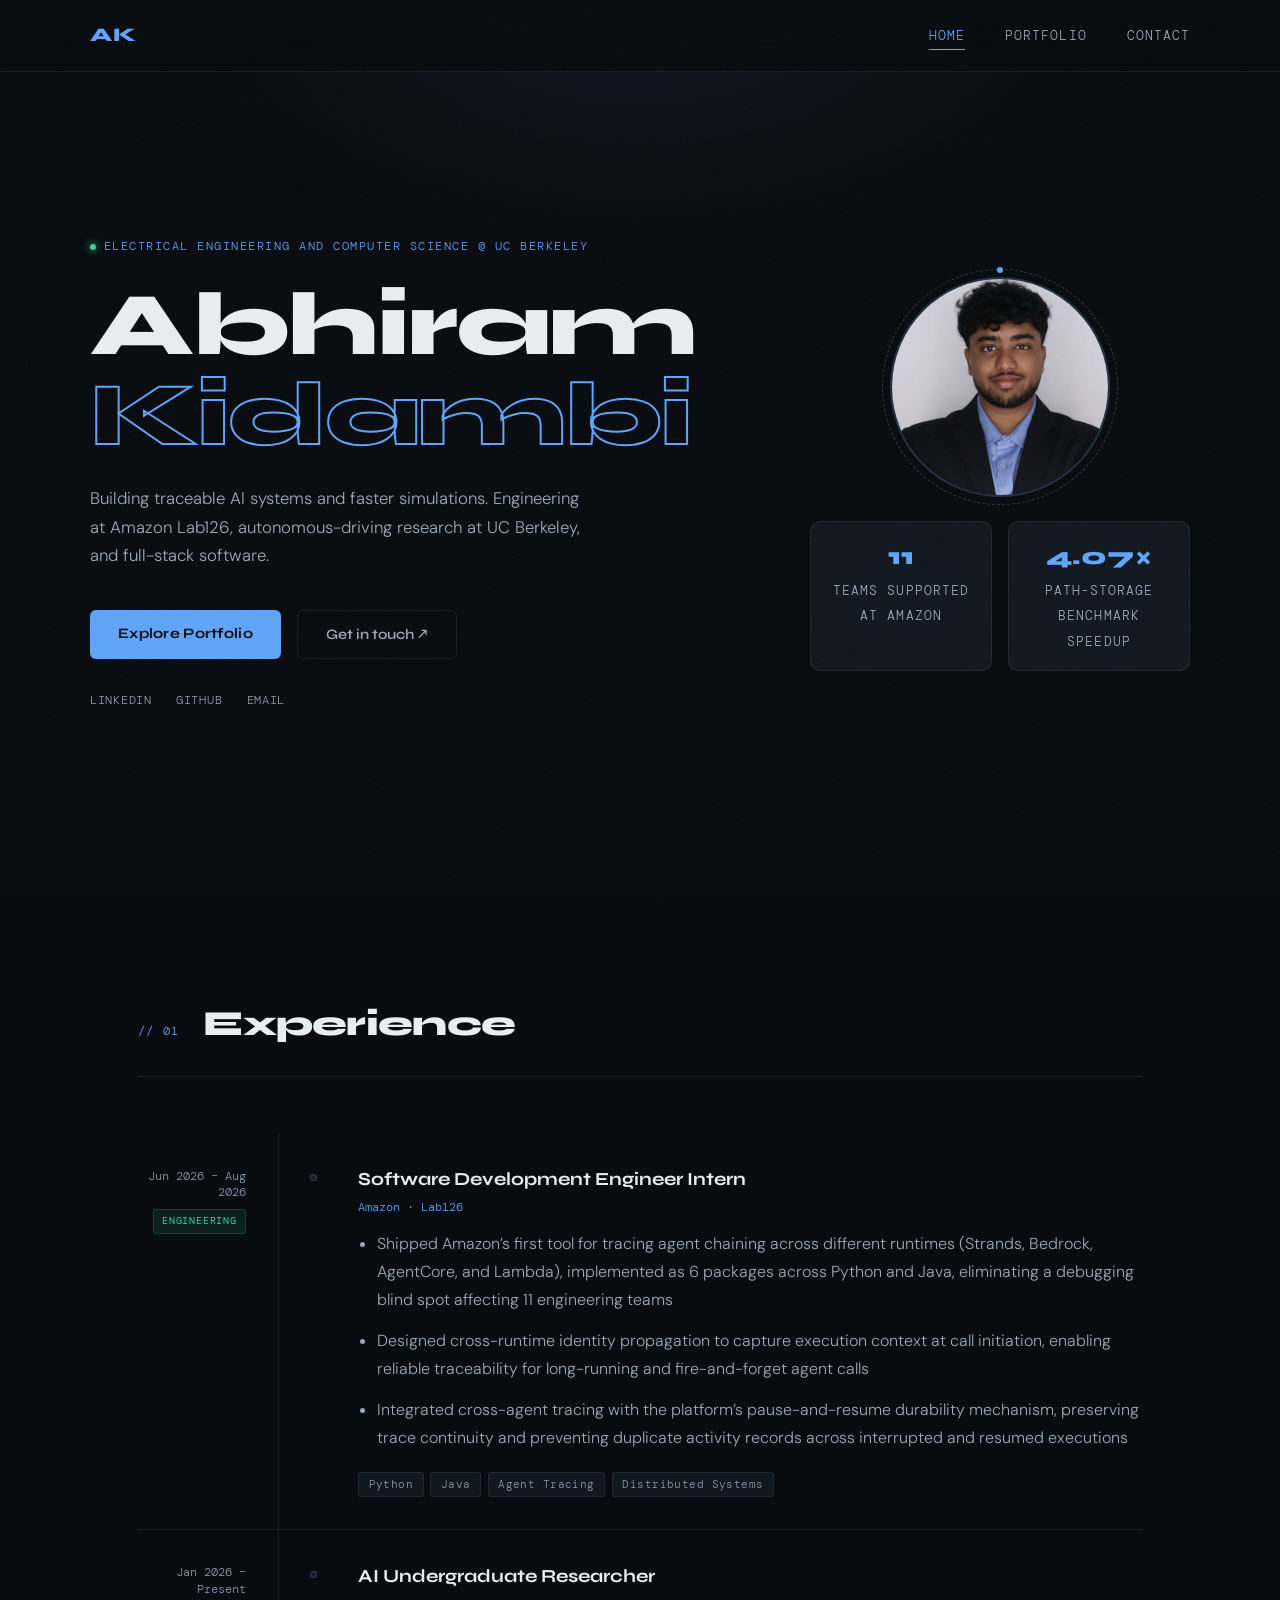
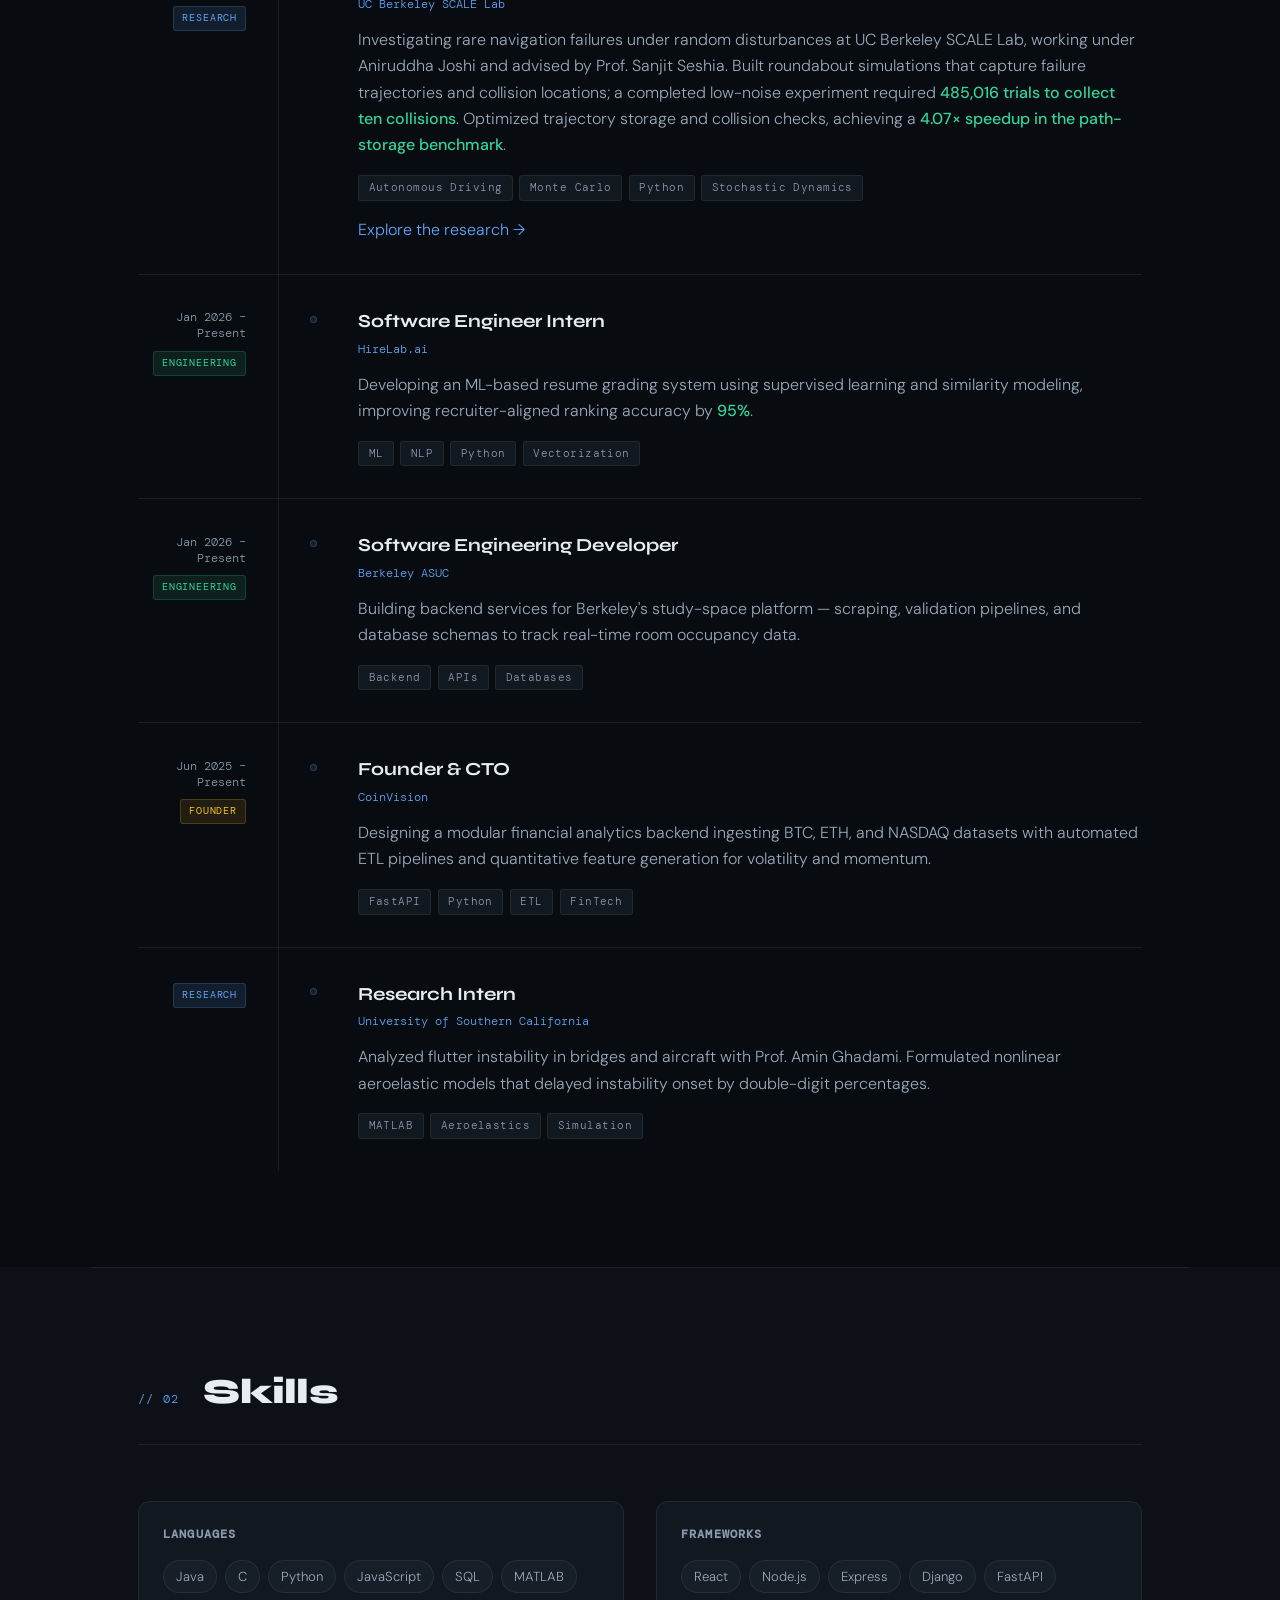
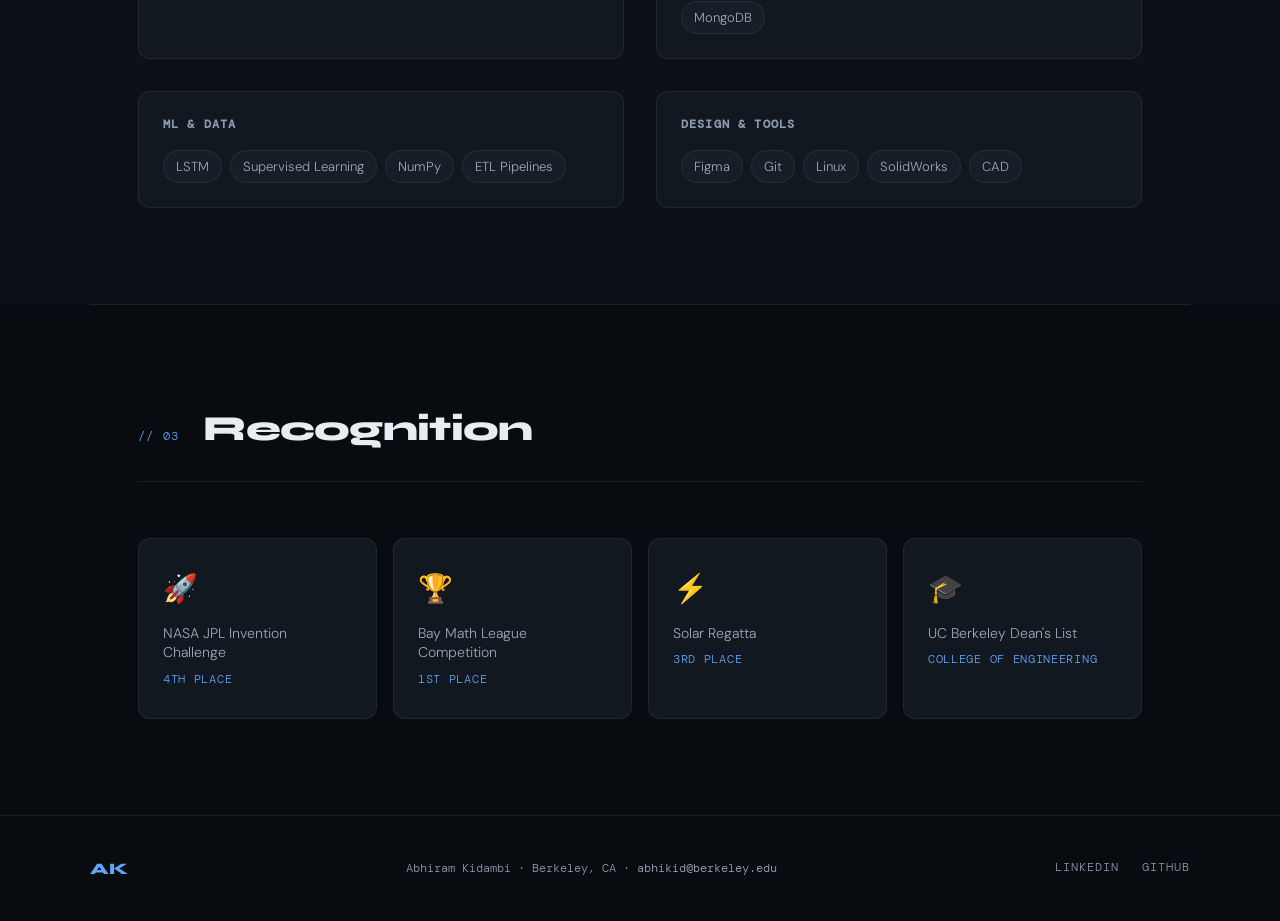
<file: index.html>
<!DOCTYPE html>
<html lang="en">
<head>
  <meta charset="UTF-8" />
  <meta name="viewport" content="width=device-width, initial-scale=1.0" />
  <meta name="description" content="Abhiram Kidambi’s engineering and research portfolio: cross-runtime agent tracing at Amazon, autonomous-driving research at Berkeley, and software projects." />
  <title>Abhiram Kidambi | Engineering &amp; Research</title>
  <link rel="preconnect" href="https://fonts.googleapis.com">
  <link href="https://fonts.googleapis.com/css2?family=Syne:wght@400;600;700;800&family=DM+Mono:ital,wght@0,300;0,400;1,300&family=DM+Sans:opsz,wght@9..40,300;9..40,400;9..40,500&display=swap" rel="stylesheet">
  <link rel="stylesheet" href="style.css" />
</head>
<body>
  <div class="grain"></div>
  <div class="ambient-glow"></div>

  <header>
    <nav>
      <span class="nav-logo">AK</span>
      <div class="nav-links">
        <a href="index.html" class="active">Home</a>
        <a href="projects.html">Portfolio</a>
        <a href="contact.html">Contact</a>
      </div>
    </nav>
  </header>

  <section id="hero">
    <div class="hero-inner">
      <div class="hero-left">
        <p class="eyebrow"><span class="dot"></span> Electrical Engineering and Computer Science @ UC Berkeley</p>
        <h1>Abhiram<br><span class="outline-text">Kidambi</span></h1>
        <p class="hero-sub">Building traceable AI systems and faster simulations. Engineering at Amazon Lab126, autonomous-driving research at UC Berkeley, and full-stack software.</p>
        <div class="hero-cta">
          <a href="projects.html" class="btn-primary">Explore Portfolio</a>
          <a href="contact.html" class="btn-ghost">Get in touch ↗</a>
        </div>
        <div class="hero-links">
          <a href="https://linkedin.com/in/abhi-kidambi" target="_blank" rel="noopener noreferrer">LinkedIn</a>
          <a href="https://github.com/abhikid" target="_blank" rel="noopener noreferrer">GitHub</a>
          <a href="mailto:abhikid@berkeley.edu">Email</a>
        </div>
      </div>
      <div class="hero-right">
        <div class="profile-wrapper">
          <img src="assets/profile.jpg" alt="Abhiram Kidambi" class="profile-pic" />
          <div class="profile-ring"></div>
        </div>
        <div class="stat-cards">
          <div class="stat">
            <span class="stat-num">11</span>
            <span class="stat-label">Teams supported at Amazon</span>
          </div>
          <div class="stat">
            <span class="stat-num">4.07×</span>
            <span class="stat-label">Path-storage benchmark speedup</span>
          </div>
        </div>
      </div>
    </div>
  </section>

  <section id="experience">
    <div class="section-inner">
      <div class="section-header">
        <span class="section-tag">// 01</span>
        <h2>Experience</h2>
      </div>
      <div class="timeline">
        <div class="timeline-item" id="amazon">
          <div class="timeline-meta">
            <span class="tl-date">Jun 2026 – Aug 2026</span>
            <span class="tl-type engineering">Engineering</span>
          </div>
          <div class="timeline-content">
            <h3>Software Development Engineer Intern</h3>
            <p class="tl-org">Amazon · Lab126</p>
            <ul class="experience-bullets"><li>Shipped Amazon’s first tool for tracing agent chaining across different runtimes (Strands, Bedrock, AgentCore, and Lambda), implemented as 6 packages across Python and Java, eliminating a debugging blind spot affecting 11 engineering teams</li><li>Designed cross-runtime identity propagation to capture execution context at call initiation, enabling reliable traceability for long-running and fire-and-forget agent calls</li><li>Integrated cross-agent tracing with the platform’s pause-and-resume durability mechanism, preserving trace continuity and preventing duplicate activity records across interrupted and resumed executions</li></ul>
            <div class="tl-tags"><span>Python</span><span>Java</span><span>Agent Tracing</span><span>Distributed Systems</span></div>
          </div>
        </div>

        <div class="timeline-item">
          <div class="timeline-meta">
            <span class="tl-date">Jan 2026 – Present</span>
            <span class="tl-type research">Research</span>
          </div>
          <div class="timeline-content">
            <h3>AI Undergraduate Researcher</h3>
            <p class="tl-org">UC Berkeley SCALE Lab</p>
            <p class="tl-desc">Investigating rare navigation failures under random disturbances at UC Berkeley SCALE Lab, working under Aniruddha Joshi and advised by Prof. Sanjit Seshia. Built roundabout simulations that capture failure trajectories and collision locations; a completed low-noise experiment required <strong>485,016 trials to collect ten collisions</strong>. Optimized trajectory storage and collision checks, achieving a <strong>4.07× speedup in the path-storage benchmark</strong>.</p>
            <div class="tl-tags"><span>Autonomous Driving</span><span>Monte Carlo</span><span>Python</span><span>Stochastic Dynamics</span></div>
            <a class="work-link" href="projects.html#research">Explore the research →</a>
          </div>
        </div>
        <div class="timeline-item">
          <div class="timeline-meta">
            <span class="tl-date">Jan 2026 – Present</span>
            <span class="tl-type engineering">Engineering</span>
          </div>
          <div class="timeline-content">
            <h3>Software Engineer Intern</h3>
            <p class="tl-org">HireLab.ai</p>
            <p class="tl-desc">Developing an ML-based resume grading system using supervised learning and similarity modeling, improving recruiter-aligned ranking accuracy by <strong>95%</strong>.</p>
            <div class="tl-tags"><span>ML</span><span>NLP</span><span>Python</span><span>Vectorization</span></div>
          </div>
        </div>
        <div class="timeline-item">
          <div class="timeline-meta">
            <span class="tl-date">Jan 2026 – Present</span>
            <span class="tl-type engineering">Engineering</span>
          </div>
          <div class="timeline-content">
            <h3>Software Engineering Developer</h3>
            <p class="tl-org">Berkeley ASUC</p>
            <p class="tl-desc">Building backend services for Berkeley's study-space platform — scraping, validation pipelines, and database schemas to track real-time room occupancy data.</p>
            <div class="tl-tags"><span>Backend</span><span>APIs</span><span>Databases</span></div>
          </div>
        </div>
        <div class="timeline-item">
          <div class="timeline-meta">
            <span class="tl-date">Jun 2025 – Present</span>
            <span class="tl-type founder">Founder</span>
          </div>
          <div class="timeline-content">
            <h3>Founder & CTO</h3>
            <p class="tl-org">CoinVision</p>
            <p class="tl-desc">Designing a modular financial analytics backend ingesting BTC, ETH, and NASDAQ datasets with automated ETL pipelines and quantitative feature generation for volatility and momentum.</p>
            <div class="tl-tags"><span>FastAPI</span><span>Python</span><span>ETL</span><span>FinTech</span></div>
          </div>
        </div>
        <div class="timeline-item">
          <div class="timeline-meta">
            <span class="tl-type research">Research</span>
          </div>
          <div class="timeline-content">
            <h3>Research Intern</h3>
            <p class="tl-org">University of Southern California</p>
            <p class="tl-desc">Analyzed flutter instability in bridges and aircraft with Prof. Amin Ghadami. Formulated nonlinear aeroelastic models that delayed instability onset by double-digit percentages.</p>
            <div class="tl-tags"><span>MATLAB</span><span>Aeroelastics</span><span>Simulation</span></div>
          </div>
        </div>
      </div>
    </div>
  </section>

  <section id="skills">
    <div class="section-inner">
      <div class="section-header">
        <span class="section-tag">// 02</span>
        <h2>Skills</h2>
      </div>
      <div class="skills-grid">
        <div class="skill-group">
          <h4>Languages</h4>
          <div class="skill-pills"><span>Java</span><span>C</span><span>Python</span><span>JavaScript</span><span>SQL</span><span>MATLAB</span></div>
        </div>
        <div class="skill-group">
          <h4>Frameworks</h4>
          <div class="skill-pills"><span>React</span><span>Node.js</span><span>Express</span><span>Django</span><span>FastAPI</span><span>MongoDB</span></div>
        </div>
        <div class="skill-group">
          <h4>ML & Data</h4>
          <div class="skill-pills"><span>LSTM</span><span>Supervised Learning</span><span>NumPy</span><span>ETL Pipelines</span></div>
        </div>
        <div class="skill-group">
          <h4>Design & Tools</h4>
          <div class="skill-pills"><span>Figma</span><span>Git</span><span>Linux</span><span>SolidWorks</span><span>CAD</span></div>
        </div>
      </div>
    </div>
  </section>

  <section id="awards">
    <div class="section-inner">
      <div class="section-header">
        <span class="section-tag">// 03</span>
        <h2>Recognition</h2>
      </div>
      <div class="awards-row">
        <div class="award-card"><span class="award-icon">🚀</span><p>NASA JPL Invention Challenge</p><span class="award-place">4th Place</span></div>
        <div class="award-card"><span class="award-icon">🏆</span><p>Bay Math League Competition</p><span class="award-place">1st Place</span></div>
        <div class="award-card"><span class="award-icon">⚡</span><p>Solar Regatta</p><span class="award-place">3rd Place</span></div>
        <div class="award-card"><span class="award-icon">🎓</span><p>UC Berkeley Dean's List</p><span class="award-place">College of Engineering</span></div>
      </div>
    </div>
  </section>

  <footer>
    <div class="footer-inner">
      <span class="footer-logo">AK</span>
      <p>Abhiram Kidambi · Berkeley, CA · <a href="mailto:abhikid@berkeley.edu">abhikid@berkeley.edu</a></p>
      <div class="footer-links">
        <a href="https://linkedin.com/in/abhi-kidambi" target="_blank" rel="noopener noreferrer">LinkedIn</a>
        <a href="https://github.com/abhikid" target="_blank" rel="noopener noreferrer">GitHub</a>
      </div>
    </div>
  </footer>

  <script src="script.js"></script>
</body>
</html>
</file>
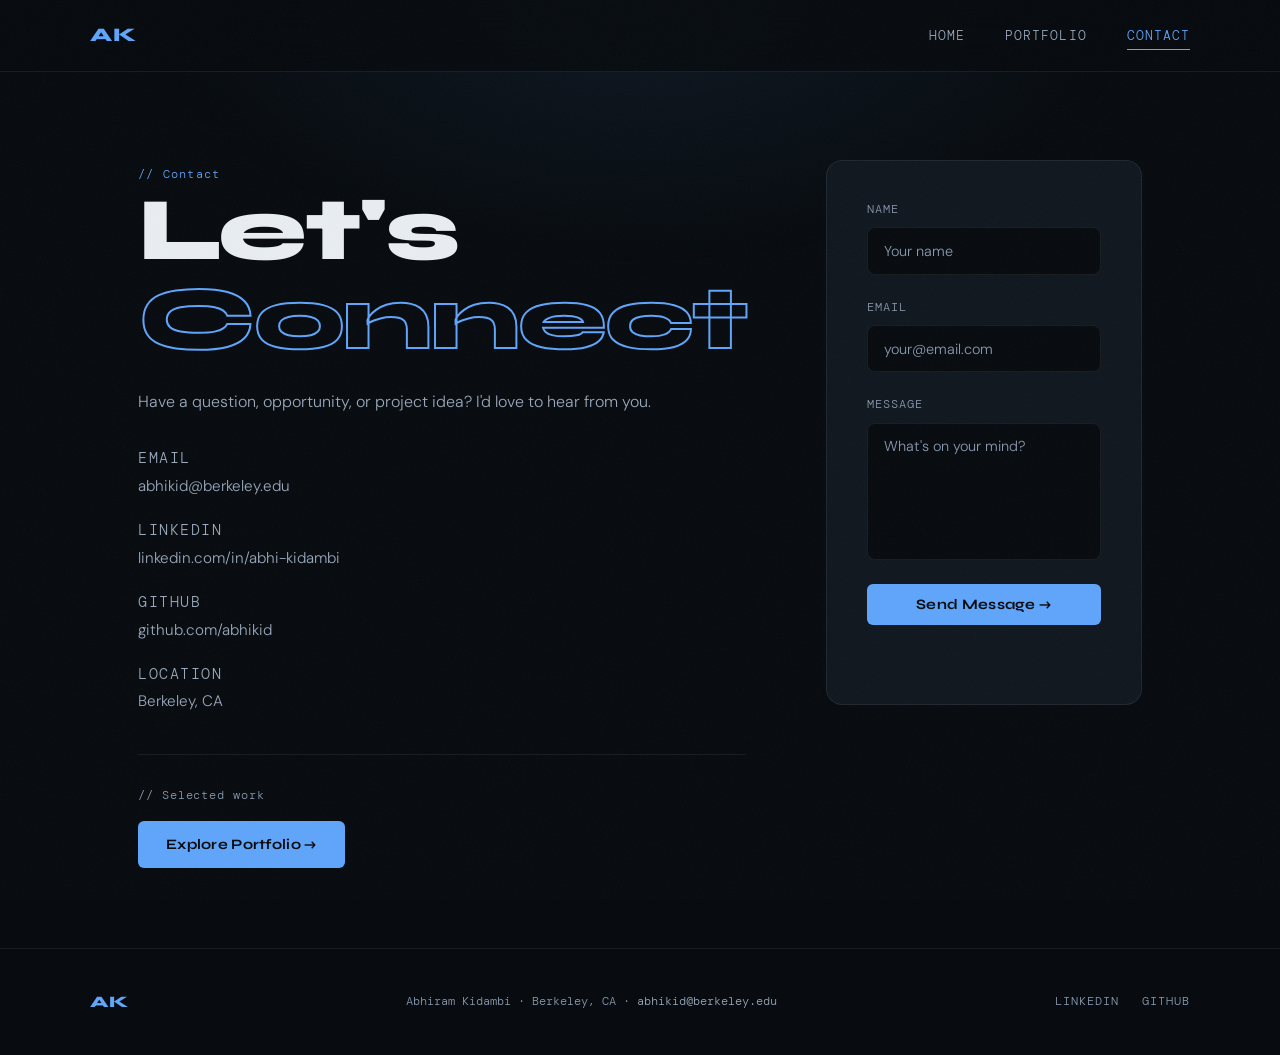
<file: contact.html>
<!DOCTYPE html>
<html lang="en">
<head>
  <meta charset="UTF-8" />
  <meta name="viewport" content="width=device-width, initial-scale=1.0" />
  <meta name="description" content="Contact Abhiram Kidambi about engineering, research, and collaboration." />
  <title>Contact | Abhiram Kidambi</title>
  <link rel="preconnect" href="https://fonts.googleapis.com">
  <link href="https://fonts.googleapis.com/css2?family=Syne:wght@400;600;700;800&family=DM+Mono:ital,wght@0,300;0,400;1,300&family=DM+Sans:opsz,wght@9..40,300;9..40,400;9..40,500&display=swap" rel="stylesheet">
  <link rel="stylesheet" href="style.css" />
  <script defer src="script.js"></script>
</head>
<body>
  <div class="grain"></div>
  <div class="ambient-glow"></div>

  <header>
    <nav>
      <a href="index.html" class="nav-logo">AK</a>
      <div class="nav-links">
        <a href="index.html">Home</a>
        <a href="projects.html">Portfolio</a>
        <a href="contact.html" class="active">Contact</a>
      </div>
    </nav>
  </header>

  <section id="contact-page">
    <div class="section-inner contact-layout">
      <div class="contact-left">
        <span class="section-tag">// Contact</span>
        <h1>Let's<br><span class="outline-text">Connect</span></h1>
        <p class="page-sub">Have a question, opportunity, or project idea? I'd love to hear from you.</p>
        <div class="contact-direct">
          <div class="contact-item">
            <span class="contact-label">Email</span>
            <a href="mailto:abhikid@berkeley.edu">abhikid@berkeley.edu</a>
          </div>
          <div class="contact-item">
            <span class="contact-label">LinkedIn</span>
            <a href="https://linkedin.com/in/abhi-kidambi" target="_blank" rel="noopener noreferrer">linkedin.com/in/abhi-kidambi</a>
          </div>
          <div class="contact-item">
            <span class="contact-label">GitHub</span>
            <a href="https://github.com/abhikid" target="_blank" rel="noopener noreferrer">github.com/abhikid</a>
          </div>
          <div class="contact-item">
            <span class="contact-label">Location</span>
            <span>Berkeley, CA</span>
          </div>
        </div>
        <div class="resume-section">
          <p class="resume-label">// Selected work</p>
          <a href="projects.html" class="btn-primary">Explore Portfolio →</a>
        </div>
      </div>
      <div class="contact-right">
        <form class="contact-form" action="https://formspree.io/f/xzdjddnv" method="POST">
          <input type="hidden" name="_next" value="https://abhikid.github.io/Personal-Website/contact.html" />
          <div class="form-group">
            <label for="name">Name</label>
            <input type="text" id="name" name="name" placeholder="Your name" required />
          </div>
          <div class="form-group">
            <label for="email">Email</label>
            <input type="email" id="email" name="email" placeholder="your@email.com" required />
          </div>
          <div class="form-group">
            <label for="message">Message</label>
            <textarea id="message" name="message" rows="6" placeholder="What's on your mind?" required></textarea>
          </div>
          <button type="submit" class="btn-primary full-width">Send Message →</button>
          <div id="form-status"></div>
        </form>
      </div>
    </div>
  </section>

  <footer>
    <div class="footer-inner">
      <span class="footer-logo">AK</span>
      <p>Abhiram Kidambi · Berkeley, CA · <a href="mailto:abhikid@berkeley.edu">abhikid@berkeley.edu</a></p>
      <div class="footer-links">
        <a href="https://linkedin.com/in/abhi-kidambi" target="_blank" rel="noopener noreferrer">LinkedIn</a>
        <a href="https://github.com/abhikid" target="_blank" rel="noopener noreferrer">GitHub</a>
      </div>
    </div>
  </footer>
</body>
</html>
</file>
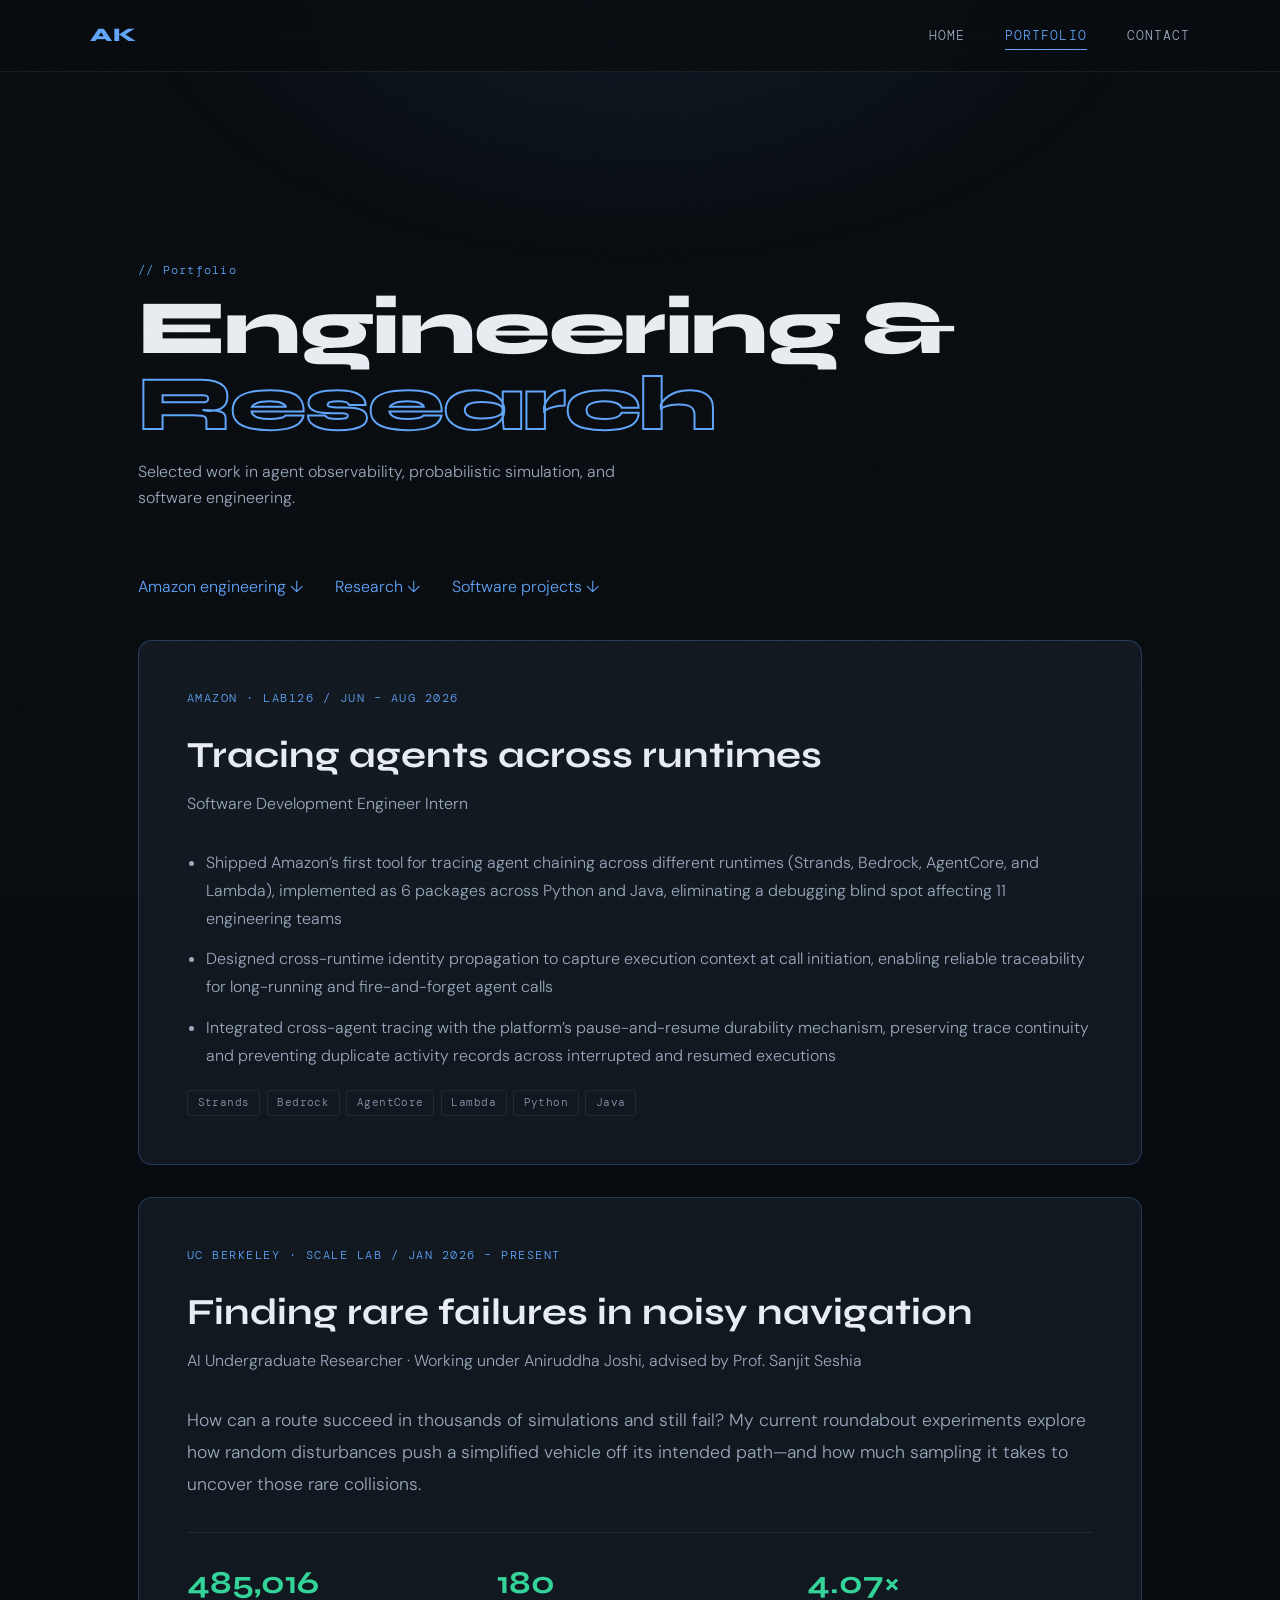
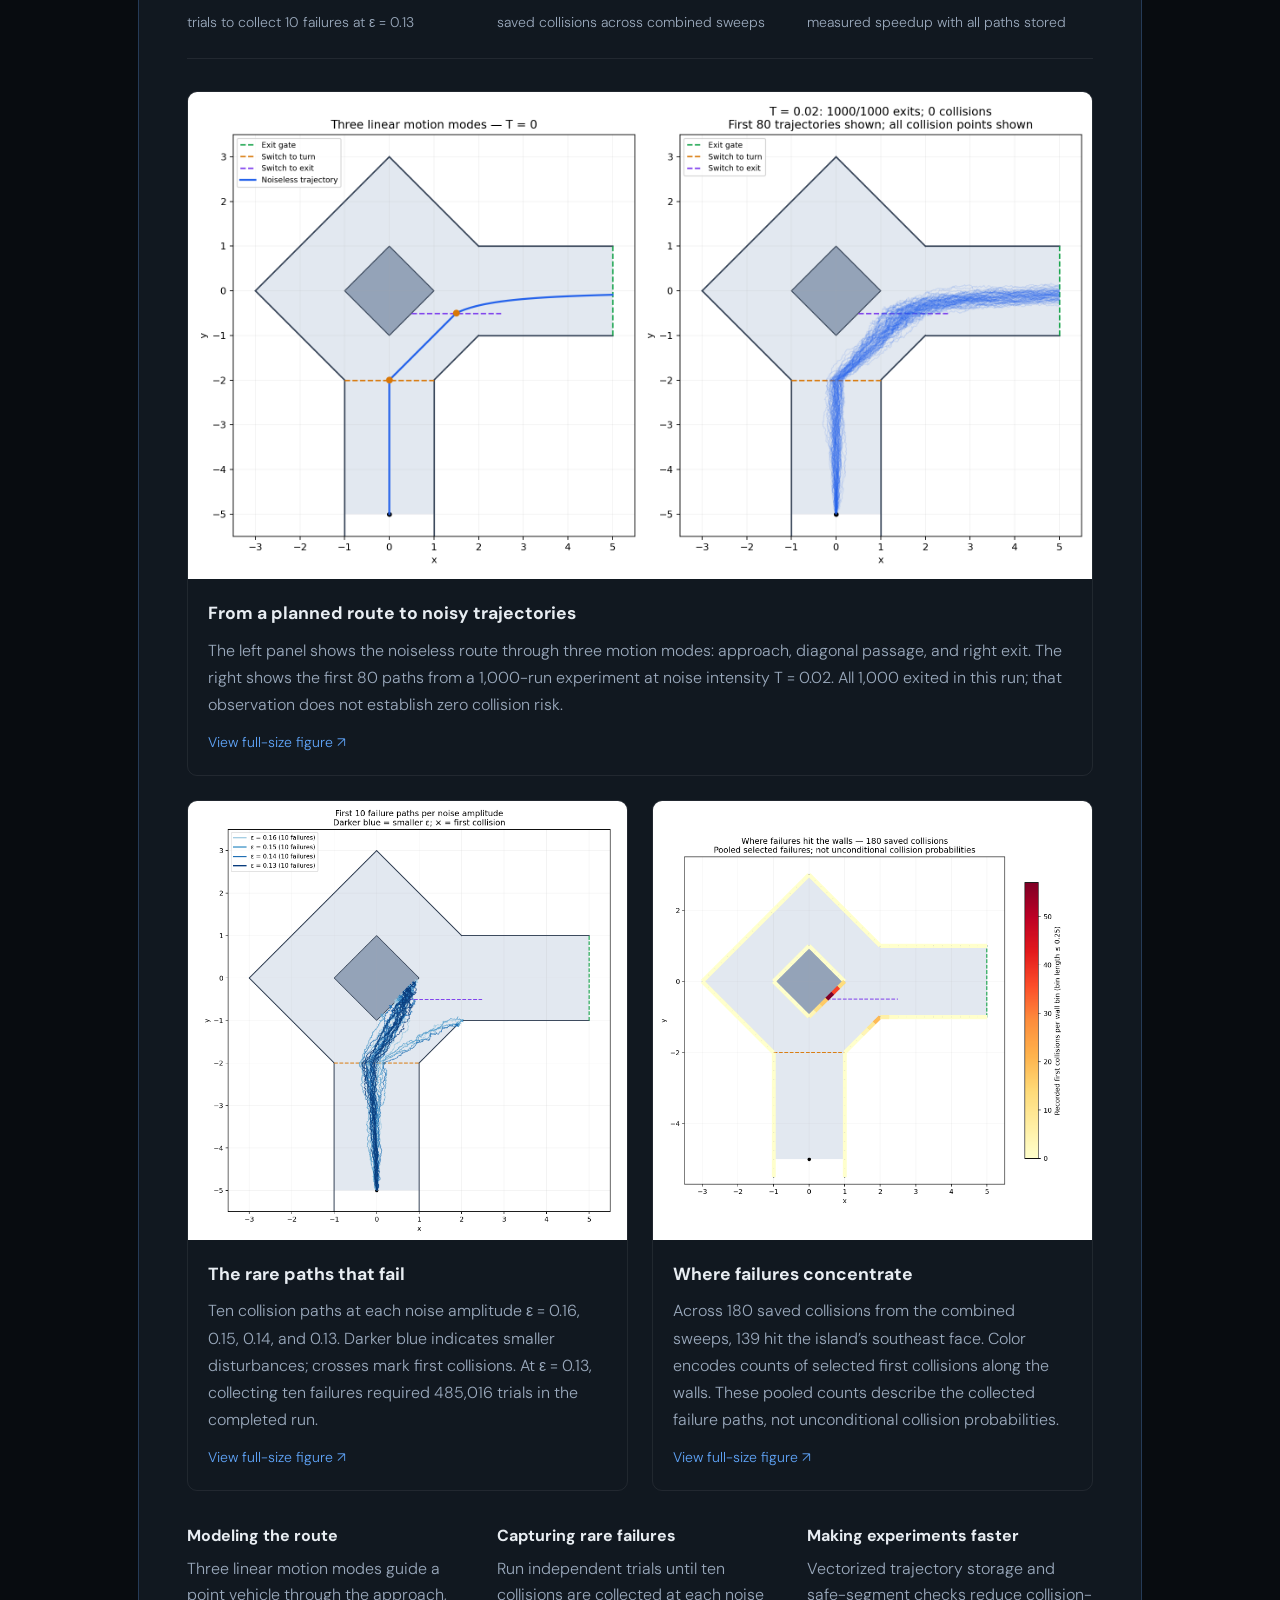
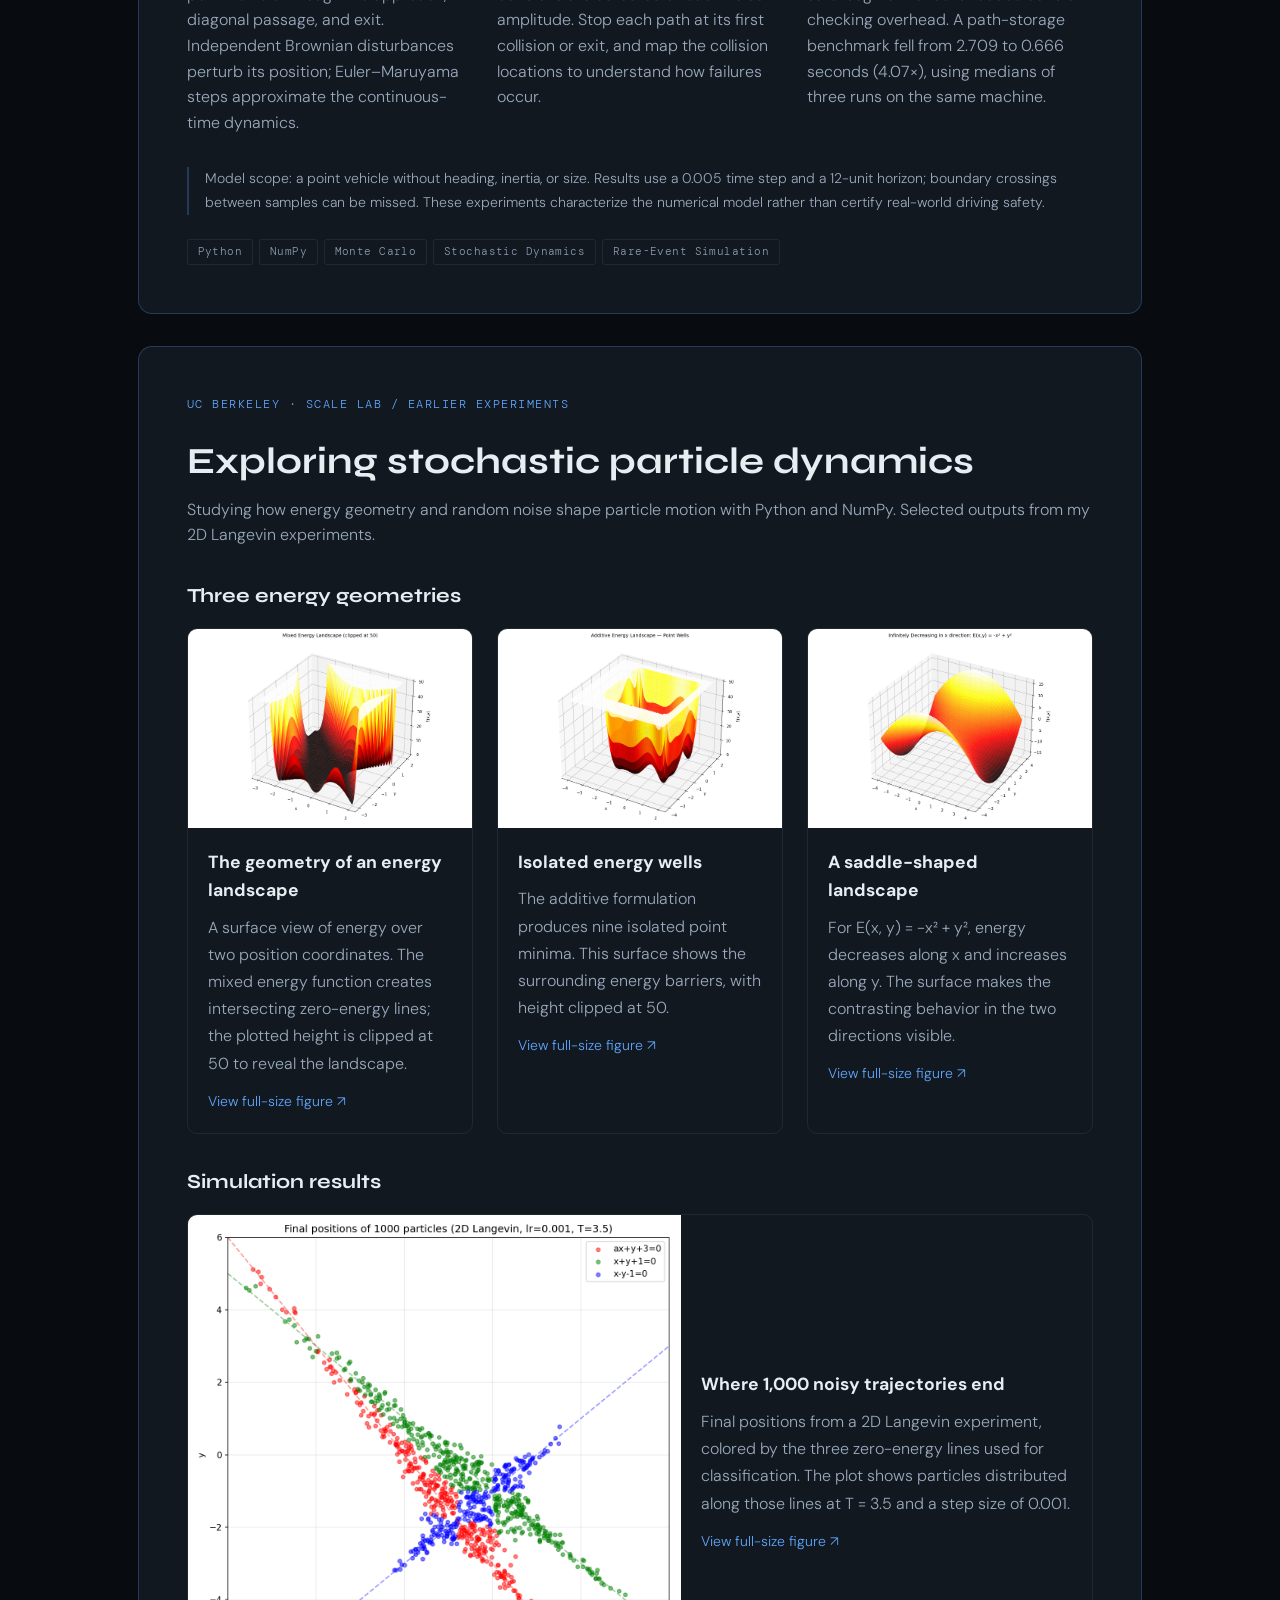
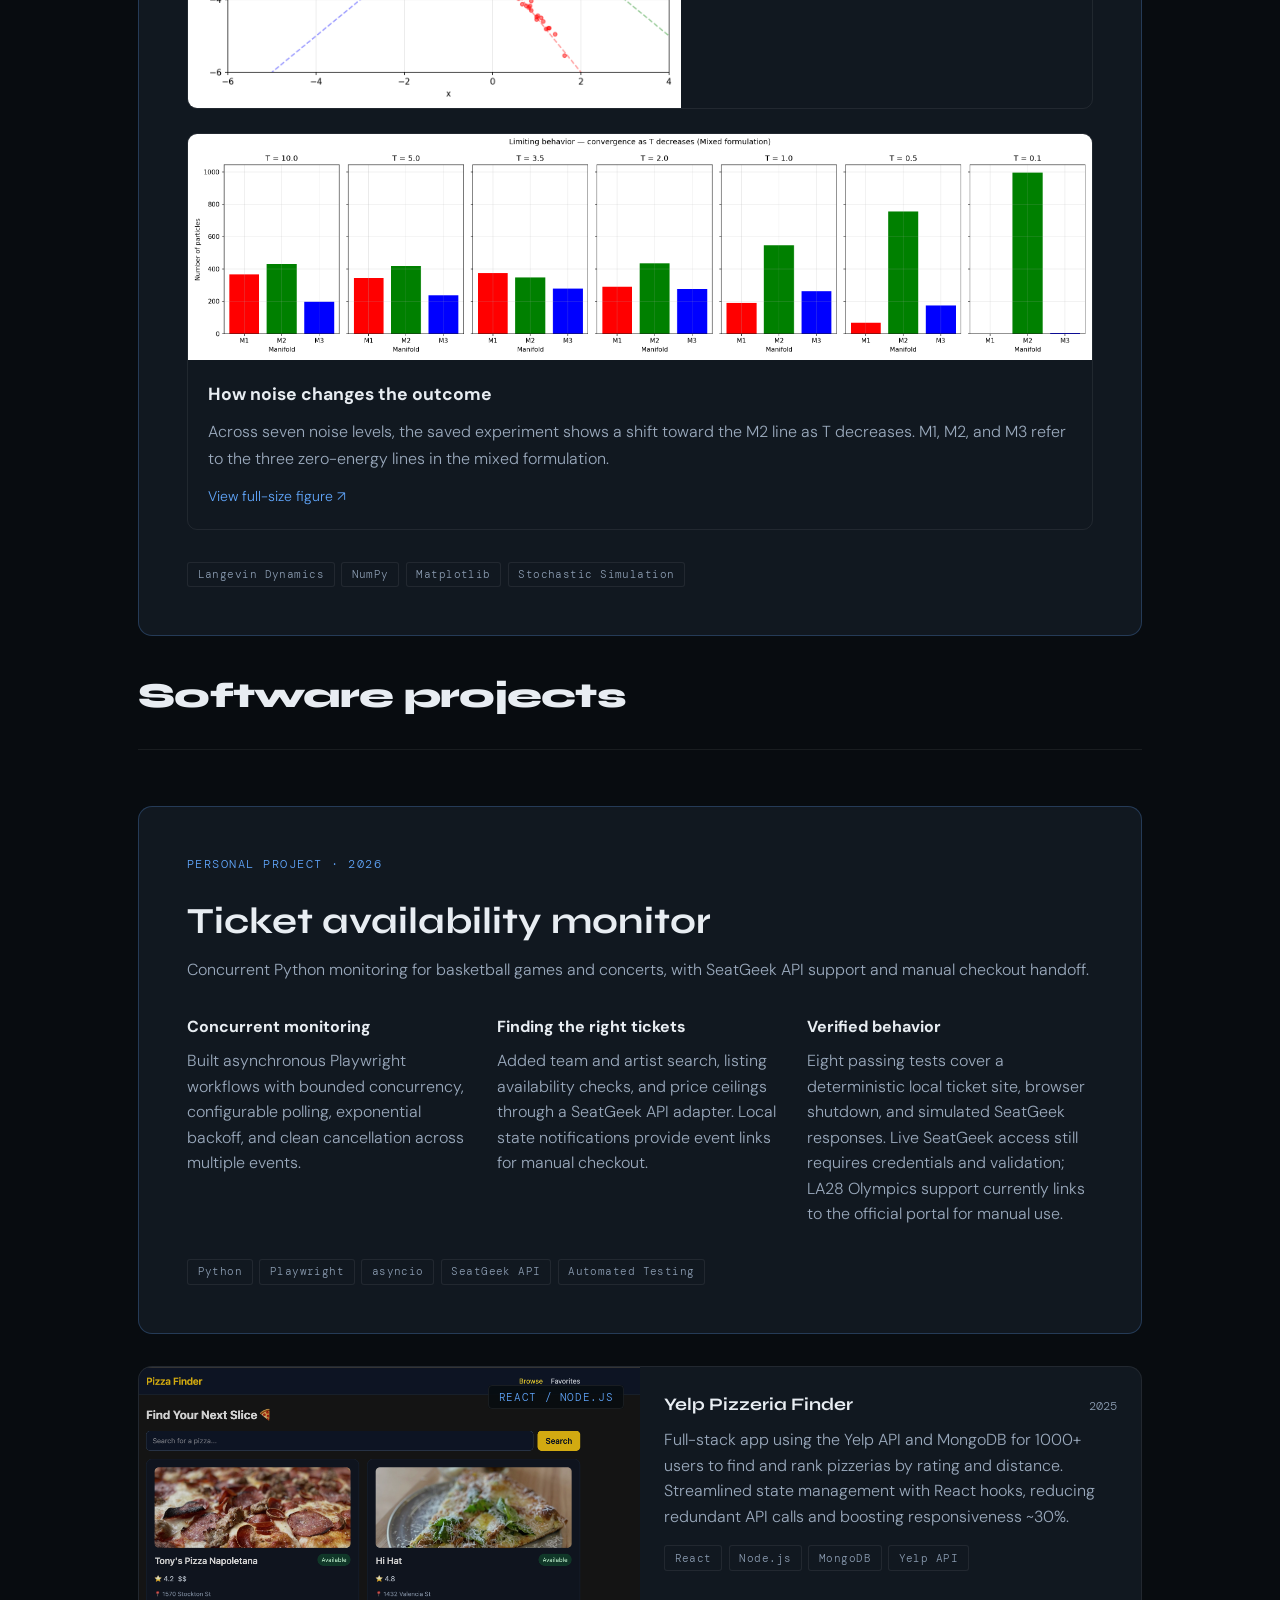
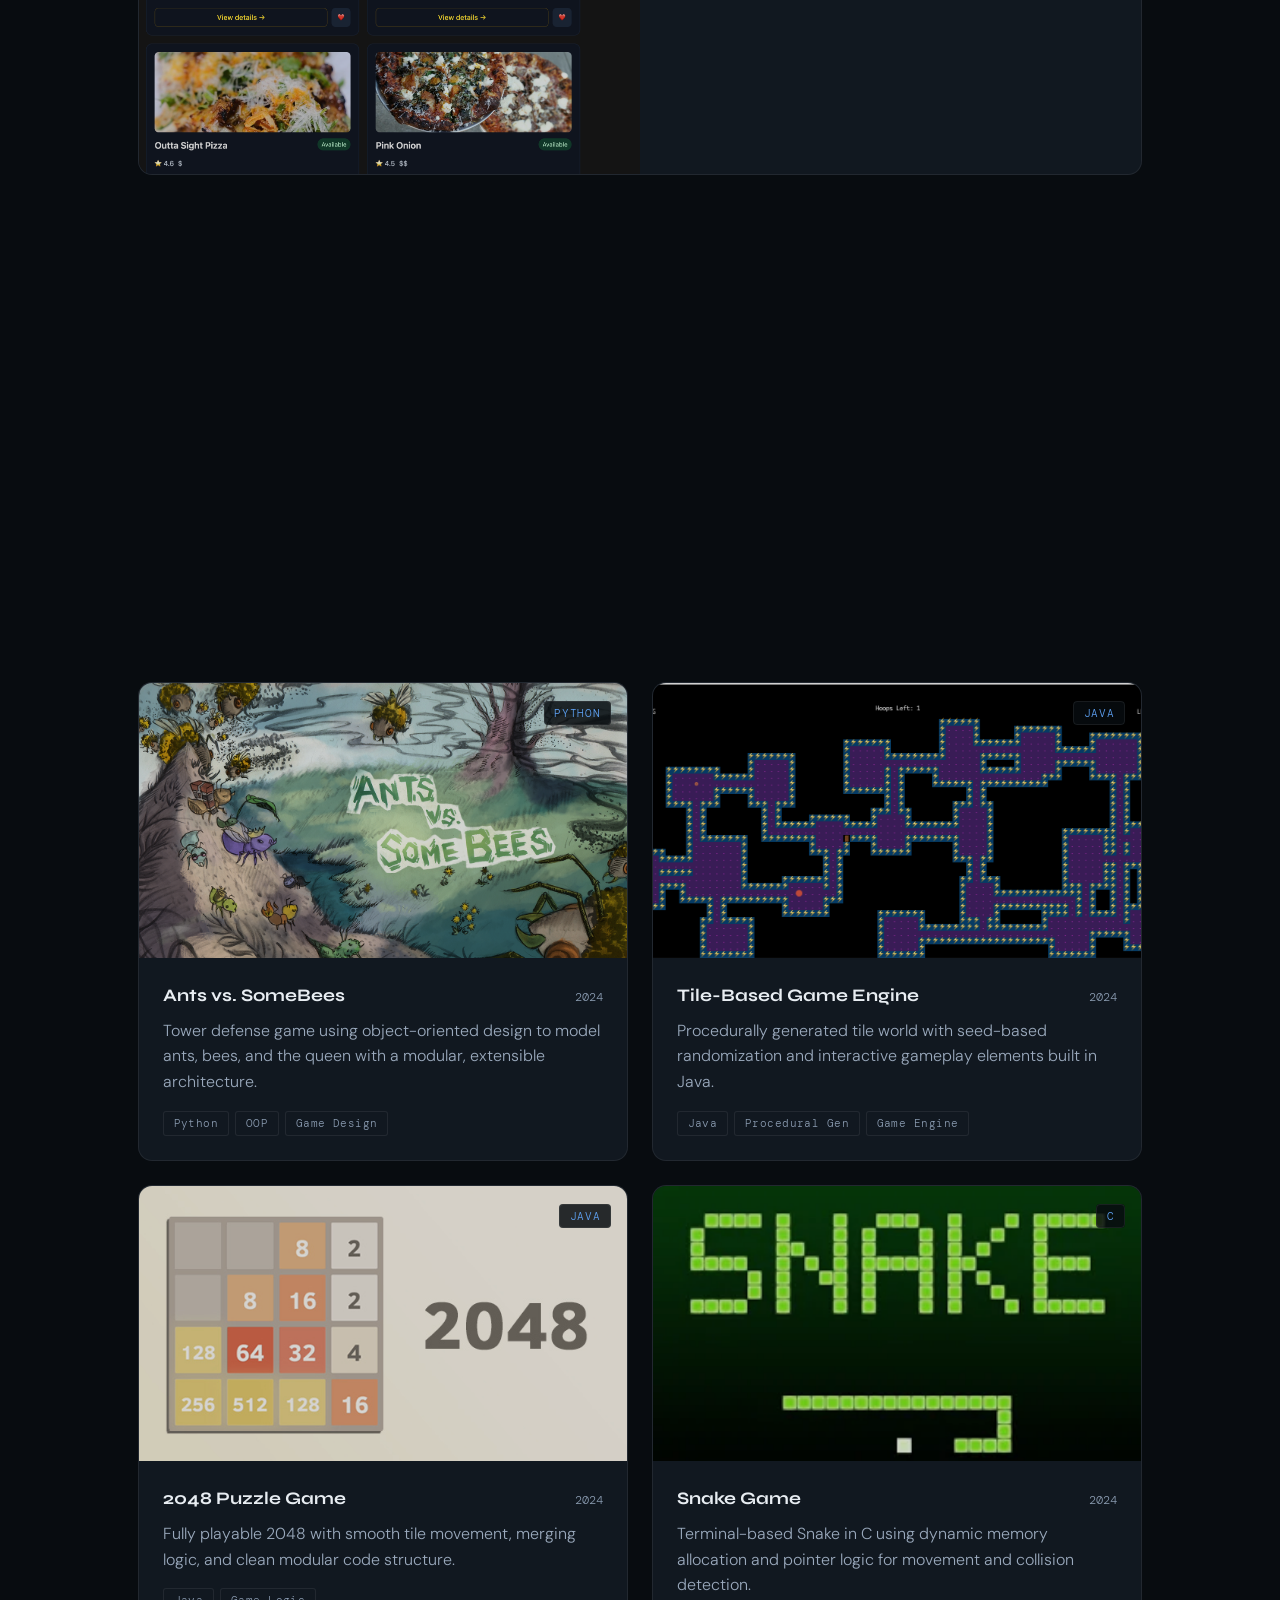
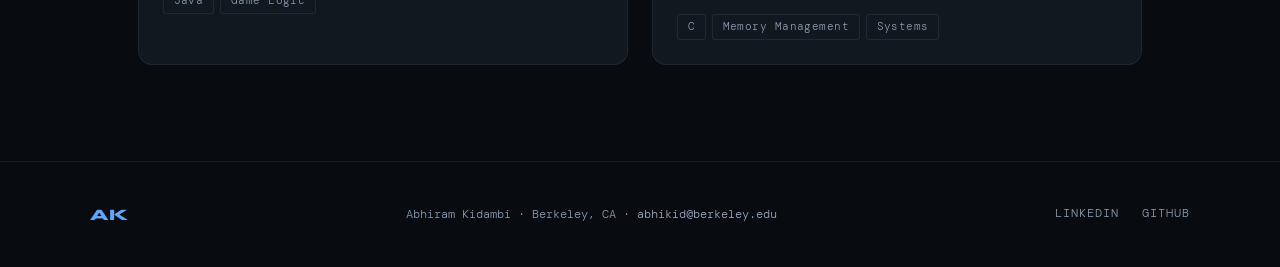
<file: projects.html>
<!DOCTYPE html>
<html lang="en">
<head>
  <meta charset="UTF-8" />
  <meta name="viewport" content="width=device-width, initial-scale=1.0" />
  <meta name="description" content="Selected engineering and research by Abhiram Kidambi, including Amazon agent tracing, autonomous-driving simulations, and full-stack applications." />
  <title>Portfolio | Abhiram Kidambi</title>
  <link rel="preconnect" href="https://fonts.googleapis.com">
  <link href="https://fonts.googleapis.com/css2?family=Syne:wght@400;600;700;800&family=DM+Mono:ital,wght@0,300;0,400;1,300&family=DM+Sans:opsz,wght@9..40,300;9..40,400;9..40,500&display=swap" rel="stylesheet">
  <link rel="stylesheet" href="style.css" />
</head>
<body>
  <div class="grain"></div>
  <div class="ambient-glow"></div>

  <header>
    <nav>
      <a href="index.html" class="nav-logo">AK</a>
      <div class="nav-links">
        <a href="index.html">Home</a>
        <a href="projects.html" class="active">Portfolio</a>
        <a href="contact.html">Contact</a>
      </div>
    </nav>
  </header>

  <section id="projects-page">
    <div class="section-inner">
      <div class="page-hero">
        <span class="section-tag">// Portfolio</span>
        <h1>Engineering &amp;<br><span class="outline-text">Research</span></h1>
        <p class="page-sub">Selected work in agent observability, probabilistic simulation, and software engineering.</p>
      </div>

      <nav class="portfolio-jump" aria-label="Portfolio sections">
        <a href="#agent-tracing">Amazon engineering ↓</a><a href="#research">Research ↓</a><a href="#software">Software projects ↓</a>
      </nav>
      <article class="work-study" id="agent-tracing">
        <p class="eyebrow">Amazon · Lab126 / Jun – Aug 2026</p>
        <h2>Tracing agents across runtimes</h2>
        <p class="work-role">Software Development Engineer Intern</p>
        <ul class="experience-bullets"><li>Shipped Amazon’s first tool for tracing agent chaining across different runtimes (Strands, Bedrock, AgentCore, and Lambda), implemented as 6 packages across Python and Java, eliminating a debugging blind spot affecting 11 engineering teams</li><li>Designed cross-runtime identity propagation to capture execution context at call initiation, enabling reliable traceability for long-running and fire-and-forget agent calls</li><li>Integrated cross-agent tracing with the platform’s pause-and-resume durability mechanism, preserving trace continuity and preventing duplicate activity records across interrupted and resumed executions</li></ul>
        <div class="tl-tags"><span>Strands</span><span>Bedrock</span><span>AgentCore</span><span>Lambda</span><span>Python</span><span>Java</span></div>
      </article>
      <article class="work-study" id="research">
        <p class="eyebrow">UC Berkeley · SCALE Lab / Jan 2026 – Present</p>
        <h2>Finding rare failures in noisy navigation</h2>
        <p class="work-role">AI Undergraduate Researcher · Working under Aniruddha Joshi, advised by Prof. Sanjit Seshia</p>
        <p class="research-intro">How can a route succeed in thousands of simulations and still fail? My current roundabout experiments explore how random disturbances push a simplified vehicle off its intended path—and how much sampling it takes to uncover those rare collisions.</p>
        <div class="research-metrics" aria-label="Completed experiment results">
          <div><strong>485,016</strong><span>trials to collect 10 failures at ε = 0.13</span></div>
          <div><strong>180</strong><span>saved collisions across combined sweeps</span></div>
          <div><strong>4.07×</strong><span>measured speedup with all paths stored</span></div>
        </div>
        <div class="research-gallery navigation-gallery">
          <figure class="research-figure research-figure-wide">
            <a href="assets/research/roundabout-trajectories.png" target="_blank" rel="noopener noreferrer" aria-label="Open full-size figure: From a planned route to noisy trajectories"><img src="assets/research/roundabout-trajectories.png" alt="Side-by-side roundabout diagrams showing the nominal route and a bundle of noisy trajectories reaching the right exit." width="2080" height="1120" loading="lazy" decoding="async" /></a>
            <figcaption><h3>From a planned route to noisy trajectories</h3><p>The left panel shows the noiseless route through three motion modes: approach, diagonal passage, and right exit. The right shows the first 80 paths from a 1,000-run experiment at noise intensity T = 0.02. All 1,000 exited in this run; that observation does not establish zero collision risk.</p><a href="assets/research/roundabout-trajectories.png" target="_blank" rel="noopener noreferrer">View full-size figure ↗</a></figcaption>
          </figure>
          <figure class="research-figure">
            <a href="assets/research/roundabout-failure-trajectories.png" target="_blank" rel="noopener noreferrer" aria-label="Open full-size figure: The rare paths that fail"><img src="assets/research/roundabout-failure-trajectories.png" alt="Forty selected failure trajectories in shades of blue ending at collision markers around the inner obstacle and outer wall." width="1620" height="1620" loading="lazy" decoding="async" /></a>
            <figcaption><h3>The rare paths that fail</h3><p>Ten collision paths at each noise amplitude ε = 0.16, 0.15, 0.14, and 0.13. Darker blue indicates smaller disturbances; crosses mark first collisions. At ε = 0.13, collecting ten failures required 485,016 trials in the completed run.</p><a href="assets/research/roundabout-failure-trajectories.png" target="_blank" rel="noopener noreferrer">View full-size figure ↗</a></figcaption>
          </figure>
          <figure class="research-figure">
            <a href="assets/research/roundabout-collision-map.png" target="_blank" rel="noopener noreferrer" aria-label="Open full-size figure: Where failures concentrate"><img src="assets/research/roundabout-collision-map.png" alt="Roundabout wall heatmap showing the strongest concentration of selected collisions on the southeast face of the central island." width="1620" height="1620" loading="lazy" decoding="async" /></a>
            <figcaption><h3>Where failures concentrate</h3><p>Across 180 saved collisions from the combined sweeps, 139 hit the island’s southeast face. Color encodes counts of selected first collisions along the walls. These pooled counts describe the collected failure paths, not unconditional collision probabilities.</p><a href="assets/research/roundabout-collision-map.png" target="_blank" rel="noopener noreferrer">View full-size figure ↗</a></figcaption>
          </figure>
        </div>
        <div class="study-details">
          <div><h3>Modeling the route</h3><p>Three linear motion modes guide a point vehicle through the approach, diagonal passage, and exit. Independent Brownian disturbances perturb its position; Euler–Maruyama steps approximate the continuous-time dynamics.</p></div>
          <div><h3>Capturing rare failures</h3><p>Run independent trials until ten collisions are collected at each noise amplitude. Stop each path at its first collision or exit, and map the collision locations to understand how failures occur.</p></div>
          <div><h3>Making experiments faster</h3><p>Vectorized trajectory storage and safe-segment checks reduce collision-checking overhead. A path-storage benchmark fell from 2.709 to 0.666 seconds (4.07×), using medians of three runs on the same machine.</p></div>
        </div>
        <p class="research-note">Model scope: a point vehicle without heading, inertia, or size. Results use a 0.005 time step and a 12-unit horizon; boundary crossings between samples can be missed. These experiments characterize the numerical model rather than certify real-world driving safety.</p>
        <div class="tl-tags"><span>Python</span><span>NumPy</span><span>Monte Carlo</span><span>Stochastic Dynamics</span><span>Rare-Event Simulation</span></div>
      </article>
      <article class="work-study" id="particle-dynamics">
        <p class="eyebrow">UC Berkeley · SCALE Lab / Earlier experiments</p>
        <h2>Exploring stochastic particle dynamics</h2>
        <p class="work-role">Studying how energy geometry and random noise shape particle motion with Python and NumPy. Selected outputs from my 2D Langevin experiments.</p>
        <h3 class="gallery-heading">Three energy geometries</h3>
        <div class="research-gallery landscape-gallery">
          <figure class="research-figure">
            <a href="assets/research/mixed-energy-landscape.png" target="_blank" rel="noopener noreferrer" aria-label="Open full-size figure: The geometry of an energy landscape">
              <img src="assets/research/mixed-energy-landscape.png" alt="Three-dimensional surface of the mixed energy function, with intersecting valleys and energy clipped at 50." width="1500" height="1050" loading="lazy" decoding="async" />
            </a>
            <figcaption><h3>The geometry of an energy landscape</h3><p>A surface view of energy over two position coordinates. The mixed energy function creates intersecting zero-energy lines; the plotted height is clipped at 50 to reveal the landscape.</p><a href="assets/research/mixed-energy-landscape.png" target="_blank" rel="noopener noreferrer">View full-size figure ↗</a></figcaption>
          </figure>
          <figure class="research-figure">
            <a href="assets/research/point-wells-landscape.png" target="_blank" rel="noopener noreferrer" aria-label="Open full-size figure: Isolated energy wells">
              <img src="assets/research/point-wells-landscape.png" alt="Additive energy surface with isolated wells surrounded by tall yellow and red energy barriers." width="1500" height="1050" loading="lazy" decoding="async" />
            </a>
            <figcaption><h3>Isolated energy wells</h3><p>The additive formulation produces nine isolated point minima. This surface shows the surrounding energy barriers, with height clipped at 50.</p><a href="assets/research/point-wells-landscape.png" target="_blank" rel="noopener noreferrer">View full-size figure ↗</a></figcaption>
          </figure>
          <figure class="research-figure">
            <a href="assets/research/saddle-landscape.png" target="_blank" rel="noopener noreferrer" aria-label="Open full-size figure: A saddle-shaped landscape">
              <img src="assets/research/saddle-landscape.png" alt="Saddle surface curving downward along x and upward along y." width="1500" height="1050" loading="lazy" decoding="async" />
            </a>
            <figcaption><h3>A saddle-shaped landscape</h3><p>For E(x, y) = −x² + y², energy decreases along x and increases along y. The surface makes the contrasting behavior in the two directions visible.</p><a href="assets/research/saddle-landscape.png" target="_blank" rel="noopener noreferrer">View full-size figure ↗</a></figcaption>
          </figure>
        </div>
        <h3 class="gallery-heading">Simulation results</h3>
        <div class="research-gallery results-gallery">
          <figure class="research-figure">
            <a href="assets/research/langevin-particle-positions.png" target="_blank" rel="noopener noreferrer" aria-label="Open full-size figure: Where 1,000 noisy trajectories end">
              <img src="assets/research/langevin-particle-positions.png" alt="Red, green, and blue particle positions cluster along three intersecting dashed zero-energy lines." width="1200" height="1200" loading="lazy" decoding="async" />
            </a>
            <figcaption><h3>Where 1,000 noisy trajectories end</h3><p>Final positions from a 2D Langevin experiment, colored by the three zero-energy lines used for classification. The plot shows particles distributed along those lines at T = 3.5 and a step size of 0.001.</p><a href="assets/research/langevin-particle-positions.png" target="_blank" rel="noopener noreferrer">View full-size figure ↗</a></figcaption>
          </figure>
          <figure class="research-figure research-figure-wide">
            <a href="assets/research/temperature-sweep.png" target="_blank" rel="noopener noreferrer" aria-label="Open full-size figure: How noise changes the outcome">
              <img src="assets/research/temperature-sweep.png" alt="Seven bar charts compare particle counts across three zero-energy lines as temperature decreases from 10 to 0.1." width="3000" height="750" loading="lazy" decoding="async" />
            </a>
            <figcaption><h3>How noise changes the outcome</h3><p>Across seven noise levels, the saved experiment shows a shift toward the M2 line as T decreases. M1, M2, and M3 refer to the three zero-energy lines in the mixed formulation.</p><a href="assets/research/temperature-sweep.png" target="_blank" rel="noopener noreferrer">View full-size figure ↗</a></figcaption>
          </figure>
        </div>
        <div class="tl-tags"><span>Langevin Dynamics</span><span>NumPy</span><span>Matplotlib</span><span>Stochastic Simulation</span></div>
      </article>
      <div class="section-header" id="software"><h2>Software projects</h2></div>

      <article class="work-study" id="ticket-monitor">
        <p class="eyebrow">Personal project · 2026</p>
        <h2>Ticket availability monitor</h2>
        <p class="work-role">Concurrent Python monitoring for basketball games and concerts, with SeatGeek API support and manual checkout handoff.</p>
        <div class="study-details">
          <div><h3>Concurrent monitoring</h3><p>Built asynchronous Playwright workflows with bounded concurrency, configurable polling, exponential backoff, and clean cancellation across multiple events.</p></div>
          <div><h3>Finding the right tickets</h3><p>Added team and artist search, listing availability checks, and price ceilings through a SeatGeek API adapter. Local state notifications provide event links for manual checkout.</p></div>
          <div><h3>Verified behavior</h3><p>Eight passing tests cover a deterministic local ticket site, browser shutdown, and simulated SeatGeek responses. Live SeatGeek access still requires credentials and validation; LA28 Olympics support currently links to the official portal for manual use.</p></div>
        </div>
        <div class="tl-tags"><span>Python</span><span>Playwright</span><span>asyncio</span><span>SeatGeek API</span><span>Automated Testing</span></div>
      </article>

      <div class="projects-grid">

        <div class="project-card featured">
          <div class="project-img-wrap">
            <img loading="lazy" src="assets/pizza-finder.png" alt="Yelp Pizzeria Finder" />
            <div class="project-overlay">
              <span class="proj-lang">React / Node.js</span>
            </div>
          </div>
          <div class="project-info">
            <div class="proj-header">
              <h3>Yelp Pizzeria Finder</h3>
              <span class="proj-year">2025</span>
            </div>
            <p>Full-stack app using the Yelp API and MongoDB for 1000+ users to find and rank pizzerias by rating and distance. Streamlined state management with React hooks, reducing redundant API calls and boosting responsiveness ~30%.</p>
            <div class="tl-tags"><span>React</span><span>Node.js</span><span>MongoDB</span><span>Yelp API</span></div>
          </div>
        </div>

        <div class="project-card featured">
          <div class="project-img-wrap">
            <img loading="lazy" src="assets/wordnet.png" alt="WordNet Graph Processor" />
            <div class="project-overlay">
              <span class="proj-lang">Java</span>
            </div>
          </div>
          <div class="project-info">
            <div class="proj-header">
              <h3>WordNet Graph Processor</h3>
              <span class="proj-year">2025</span>
            </div>
            <p>Parsed 100K+ lexical entries to construct a directed graph modeling synonym and hyponym relationships. Built semantic search with graph traversal algorithms and JUnit test coverage.</p>
            <div class="tl-tags"><span>Java</span><span>Graph Algorithms</span><span>JUnit</span><span>NLP</span></div>
          </div>
        </div>

        <div class="project-card">
          <div class="project-img-wrap">
            <img loading="lazy" src="assets/antsbees.png" alt="Ants vs. SomeBees" />
            <div class="project-overlay">
              <span class="proj-lang">Python</span>
            </div>
          </div>
          <div class="project-info">
            <div class="proj-header">
              <h3>Ants vs. SomeBees</h3>
              <span class="proj-year">2024</span>
            </div>
            <p>Tower defense game using object-oriented design to model ants, bees, and the queen with a modular, extensible architecture.</p>
            <div class="tl-tags"><span>Python</span><span>OOP</span><span>Game Design</span></div>
          </div>
        </div>

        <div class="project-card">
          <div class="project-img-wrap">
            <img loading="lazy" src="assets/tileengine.png" alt="Tile Engine" />
            <div class="project-overlay">
              <span class="proj-lang">Java</span>
            </div>
          </div>
          <div class="project-info">
            <div class="proj-header">
              <h3>Tile-Based Game Engine</h3>
              <span class="proj-year">2024</span>
            </div>
            <p>Procedurally generated tile world with seed-based randomization and interactive gameplay elements built in Java.</p>
            <div class="tl-tags"><span>Java</span><span>Procedural Gen</span><span>Game Engine</span></div>
          </div>
        </div>

        <div class="project-card">
          <div class="project-img-wrap">
            <img loading="lazy" src="assets/2048.png" alt="2048 Game" />
            <div class="project-overlay">
              <span class="proj-lang">Java</span>
            </div>
          </div>
          <div class="project-info">
            <div class="proj-header">
              <h3>2048 Puzzle Game</h3>
              <span class="proj-year">2024</span>
            </div>
            <p>Fully playable 2048 with smooth tile movement, merging logic, and clean modular code structure.</p>
            <div class="tl-tags"><span>Java</span><span>Game Logic</span></div>
          </div>
        </div>

        <div class="project-card">
          <div class="project-img-wrap">
            <img loading="lazy" src="assets/snakegame.png" alt="Snake Game" />
            <div class="project-overlay">
              <span class="proj-lang">C</span>
            </div>
          </div>
          <div class="project-info">
            <div class="proj-header">
              <h3>Snake Game</h3>
              <span class="proj-year">2024</span>
            </div>
            <p>Terminal-based Snake in C using dynamic memory allocation and pointer logic for movement and collision detection.</p>
            <div class="tl-tags"><span>C</span><span>Memory Management</span><span>Systems</span></div>
          </div>
        </div>

      </div>
    </div>
  </section>

  <footer>
    <div class="footer-inner">
      <span class="footer-logo">AK</span>
      <p>Abhiram Kidambi · Berkeley, CA · <a href="mailto:abhikid@berkeley.edu">abhikid@berkeley.edu</a></p>
      <div class="footer-links">
        <a href="https://linkedin.com/in/abhi-kidambi" target="_blank" rel="noopener noreferrer">LinkedIn</a>
        <a href="https://github.com/abhikid" target="_blank" rel="noopener noreferrer">GitHub</a>
      </div>
    </div>
  </footer>
  <script src="script.js"></script>
</body>
</html>
</file>
<file: style.css>
/* =====================================
   DESIGN SYSTEM
===================================== */
:root {
  --bg: #080c10;
  --bg2: #0d1117;
  --surface: #111820;
  --surface2: #161e28;
  --border: rgba(255,255,255,0.07);
  --border-accent: rgba(96,165,250,0.25);
  --text: #e8edf2;
  --text-muted: #9aa9bc;
  --text-dim: #8a9bb0;
  --accent: #60a5fa;
  --accent2: #38bdf8;
  --accent-green: #34d399;
  --accent-amber: #fbbf24;
  --accent-rose: #f87171;
  --font-display: 'Syne', sans-serif;
  --font-mono: 'DM Mono', monospace;
  --font-body: 'DM Sans', sans-serif;
}

/* =====================================
   RESET & BASE
===================================== */
*, *::before, *::after { box-sizing: border-box; margin: 0; padding: 0; }

html { scroll-behavior: smooth; }

body {
  font-family: var(--font-body);
  background-color: var(--bg);
  color: var(--text);
  line-height: 1.6;
  font-weight: 300;
  overflow-x: hidden;
}

a { text-decoration: none; color: inherit; }

/* =====================================
   TEXTURE & AMBIENCE
===================================== */
.grain {
  position: fixed;
  inset: 0;
  pointer-events: none;
  z-index: 9999;
  opacity: 0.025;
  background-image: url("data:image/svg+xml,%3Csvg viewBox='0 0 512 512' xmlns='http://www.w3.org/2000/svg'%3E%3Cfilter id='noise'%3E%3CfeTurbulence type='fractalNoise' baseFrequency='0.9' numOctaves='4' stitchTiles='stitch'/%3E%3C/filter%3E%3Crect width='100%25' height='100%25' filter='url(%23noise)'/%3E%3C/svg%3E");
}

.ambient-glow {
  position: fixed;
  top: -30vh;
  left: 50%;
  transform: translateX(-50%);
  width: 80vw;
  height: 60vh;
  background: radial-gradient(ellipse, rgba(96,165,250,0.08) 0%, transparent 70%);
  pointer-events: none;
  z-index: 0;
}

/* =====================================
   NAV
===================================== */
header {
  position: fixed;
  top: 0;
  left: 0;
  right: 0;
  z-index: 1000;
  padding: 1.25rem 3rem;
  background: rgba(8, 12, 16, 0.8);
  backdrop-filter: blur(16px);
  border-bottom: 1px solid var(--border);
}

nav {
  display: flex;
  justify-content: space-between;
  align-items: center;
  max-width: 1100px;
  margin: 0 auto;
}

.nav-logo {
  font-family: var(--font-display);
  font-weight: 800;
  font-size: 1.2rem;
  color: var(--accent);
  letter-spacing: 0.05em;
  cursor: default;
}

a.nav-logo { cursor: pointer; }

.nav-links { display: flex; gap: 2.5rem; }

.nav-links a {
  font-family: var(--font-mono);
  font-size: 0.82rem;
  color: var(--text-muted);
  letter-spacing: 0.08em;
  text-transform: uppercase;
  transition: color 0.2s;
}

.nav-links a:hover,
.nav-links a.active { color: var(--accent); }

.nav-links a.active {
  position: relative;
}
.nav-links a.active::after {
  content: '';
  position: absolute;
  bottom: -4px;
  left: 0;
  right: 0;
  height: 1px;
  background: var(--accent);
}

/* =====================================
   HERO SECTION
===================================== */
#hero {
  min-height: 100vh;
  display: flex;
  align-items: center;
  padding: 8rem 3rem 5rem;
  position: relative;
}

.hero-inner {
  max-width: 1100px;
  margin: 0 auto;
  width: 100%;
  display: grid;
  grid-template-columns: 1fr 380px;
  gap: 5rem;
  align-items: center;
}

.eyebrow {
  font-family: var(--font-mono);
  font-size: 0.78rem;
  color: var(--accent);
  letter-spacing: 0.12em;
  text-transform: uppercase;
  display: flex;
  align-items: center;
  gap: 0.5rem;
  margin-bottom: 1.5rem;
  opacity: 0;
  animation: fadeUp 0.7s 0.1s forwards;
}

.dot {
  width: 6px;
  height: 6px;
  border-radius: 50%;
  background: var(--accent-green);
  box-shadow: 0 0 8px var(--accent-green);
  animation: pulse 2s infinite;
}

@keyframes pulse {
  0%, 100% { opacity: 1; transform: scale(1); }
  50% { opacity: 0.5; transform: scale(0.8); }
}

h1 {
  font-family: var(--font-display);
  font-size: clamp(3.5rem, 7vw, 6rem);
  font-weight: 800;
  line-height: 1;
  letter-spacing: -0.02em;
  margin-bottom: 1.5rem;
  opacity: 0;
  animation: fadeUp 0.7s 0.2s forwards;
}

.outline-text {
  -webkit-text-stroke: 2px var(--accent);
  color: transparent;
}

.hero-sub {
  font-size: 1.05rem;
  color: var(--text-muted);
  max-width: 500px;
  line-height: 1.7;
  margin-bottom: 2.5rem;
  opacity: 0;
  animation: fadeUp 0.7s 0.3s forwards;
}

.hero-cta {
  display: flex;
  gap: 1rem;
  margin-bottom: 2rem;
  opacity: 0;
  animation: fadeUp 0.7s 0.4s forwards;
}

.btn-primary {
  display: inline-block;
  padding: 0.75rem 1.75rem;
  background: var(--accent);
  color: var(--bg);
  font-family: var(--font-display);
  font-weight: 700;
  font-size: 0.9rem;
  border-radius: 6px;
  transition: all 0.2s;
  border: none;
  cursor: pointer;
  letter-spacing: 0.02em;
}
.btn-primary:hover {
  background: var(--accent2);
  transform: translateY(-2px);
  box-shadow: 0 8px 24px rgba(96,165,250,0.3);
}
.btn-primary.full-width { width: 100%; text-align: center; }

.btn-ghost {
  display: inline-block;
  padding: 0.75rem 1.75rem;
  background: transparent;
  color: var(--text-muted);
  font-family: var(--font-display);
  font-weight: 600;
  font-size: 0.9rem;
  border-radius: 6px;
  border: 1px solid var(--border);
  transition: all 0.2s;
}
.btn-ghost:hover {
  border-color: var(--accent);
  color: var(--accent);
  transform: translateY(-2px);
}

.hero-links {
  display: flex;
  gap: 1.5rem;
  opacity: 0;
  animation: fadeUp 0.7s 0.5s forwards;
}
.hero-links a {
  font-family: var(--font-mono);
  font-size: 0.78rem;
  color: var(--text-dim);
  letter-spacing: 0.06em;
  text-transform: uppercase;
  transition: color 0.2s;
  position: relative;
}
.hero-links a::after {
  content: '';
  position: absolute;
  bottom: -2px;
  left: 0;
  right: 0;
  height: 1px;
  background: var(--accent);
  transform: scaleX(0);
  transition: transform 0.2s;
}
.hero-links a:hover { color: var(--accent); }
.hero-links a:hover::after { transform: scaleX(1); }

/* Profile */
.hero-right {
  display: flex;
  flex-direction: column;
  align-items: center;
  gap: 1.5rem;
  opacity: 0;
  animation: fadeIn 0.9s 0.4s forwards;
}

.profile-wrapper {
  position: relative;
  width: 220px;
  height: 220px;
}

.profile-pic {
  width: 220px;
  height: 220px;
  object-fit: cover;
  object-position: 45% 20%;
  border-radius: 50%;
  border: 2px solid var(--border-accent);
  position: relative;
  z-index: 1;
  filter: grayscale(15%);
}

.profile-ring {
  position: absolute;
  inset: -8px;
  border-radius: 50%;
  border: 1px dashed rgba(96,165,250,0.3);
  animation: spin 20s linear infinite;
}
.profile-ring::before {
  content: '';
  position: absolute;
  top: -3px;
  left: 50%;
  width: 6px;
  height: 6px;
  background: var(--accent);
  border-radius: 50%;
  transform: translateX(-50%);
}

@keyframes spin { from { transform: rotate(0deg); } to { transform: rotate(360deg); } }

.stat-cards {
  display: flex;
  gap: 1rem;
  width: 100%;
}

.stat {
  flex: 1;
  background: var(--surface);
  border: 1px solid var(--border);
  border-radius: 10px;
  padding: 1rem;
  text-align: center;
  transition: border-color 0.2s;
}
.stat:hover { border-color: var(--border-accent); }

.stat-num {
  display: block;
  font-family: var(--font-display);
  font-weight: 800;
  font-size: 1.5rem;
  color: var(--accent);
}
.stat-label {
  font-family: var(--font-mono);
  font-size: 0.68rem;
  color: var(--text-muted);
  text-transform: uppercase;
  letter-spacing: 0.08em;
}

/* =====================================
   SECTIONS (SHARED)
===================================== */
section { position: relative; z-index: 1; }

.section-inner {
  max-width: 1100px;
  margin: 0 auto;
  padding: 6rem 3rem;
}

.section-header {
  display: flex;
  align-items: baseline;
  gap: 1.5rem;
  margin-bottom: 3.5rem;
  padding-bottom: 1.5rem;
  border-bottom: 1px solid var(--border);
}

.section-tag {
  font-family: var(--font-mono);
  font-size: 0.78rem;
  color: var(--accent);
  letter-spacing: 0.1em;
}

.section-header h2 {
  font-family: var(--font-display);
  font-size: 2.2rem;
  font-weight: 800;
  letter-spacing: -0.02em;
  color: var(--text);
}

/* =====================================
   TIMELINE
===================================== */
.timeline {
  display: flex;
  flex-direction: column;
  gap: 0;
  position: relative;
}

.timeline::before {
  content: '';
  position: absolute;
  left: 140px;
  top: 0;
  bottom: 0;
  width: 1px;
  background: var(--border);
}

.timeline-item {
  display: grid;
  grid-template-columns: 140px 1fr;
  gap: 0 2.5rem;
  padding: 2rem 0;
  border-bottom: 1px solid var(--border);
  transition: background 0.2s;
}
.timeline-item:last-child { border-bottom: none; }

.timeline-meta {
  display: flex;
  flex-direction: column;
  gap: 0.5rem;
  padding-top: 0.2rem;
  align-items: flex-end;
  padding-right: 2rem;
}

.tl-date {
  font-family: var(--font-mono);
  font-size: 0.72rem;
  color: var(--text-dim);
  text-align: right;
  line-height: 1.4;
}

.tl-type {
  font-family: var(--font-mono);
  font-size: 0.65rem;
  padding: 0.2rem 0.5rem;
  border-radius: 3px;
  text-transform: uppercase;
  letter-spacing: 0.08em;
  font-weight: 400;
}
.tl-type.research { background: rgba(96,165,250,0.12); color: var(--accent); border: 1px solid rgba(96,165,250,0.2); }
.tl-type.engineering { background: rgba(52,211,153,0.1); color: var(--accent-green); border: 1px solid rgba(52,211,153,0.2); }
.tl-type.founder { background: rgba(251,191,36,0.1); color: var(--accent-amber); border: 1px solid rgba(251,191,36,0.2); }

.timeline-content {
  padding-left: 2.5rem;
  position: relative;
}
.timeline-content::before {
  content: '';
  position: absolute;
  left: -0.5rem;
  top: 0.55rem;
  width: 7px;
  height: 7px;
  border-radius: 50%;
  background: var(--surface2);
  border: 1px solid var(--border-accent);
}

.timeline-content h3 {
  font-family: var(--font-display);
  font-size: 1.15rem;
  font-weight: 700;
  color: var(--text);
  margin-bottom: 0.2rem;
}
.tl-org {
  font-family: var(--font-mono);
  font-size: 0.78rem;
  color: var(--accent);
  margin-bottom: 0.75rem;
}
.tl-desc {
  font-size: 0.9rem;
  color: var(--text-muted);
  line-height: 1.65;
  margin-bottom: 1rem;
}
.tl-desc strong { color: var(--accent-green); font-weight: 500; }

.tl-tags {
  display: flex;
  flex-wrap: wrap;
  gap: 0.4rem;
}
.tl-tags span {
  font-family: var(--font-mono);
  font-size: 0.68rem;
  color: var(--text-dim);
  background: var(--surface);
  border: 1px solid var(--border);
  padding: 0.2rem 0.6rem;
  border-radius: 3px;
  letter-spacing: 0.04em;
}

/* =====================================
   SKILLS
===================================== */
#skills { background: var(--bg2); }
#skills .section-inner { border-top: 1px solid var(--border); border-bottom: 1px solid var(--border); }

.skills-grid {
  display: grid;
  grid-template-columns: repeat(2, 1fr);
  gap: 2rem;
}

.skill-group {
  background: var(--surface);
  border: 1px solid var(--border);
  border-radius: 12px;
  padding: 1.5rem;
  transition: border-color 0.2s;
}
.skill-group:hover { border-color: var(--border-accent); }

.skill-group h4 {
  font-family: var(--font-mono);
  font-size: 0.72rem;
  color: var(--text-dim);
  text-transform: uppercase;
  letter-spacing: 0.1em;
  margin-bottom: 1rem;
}

.skill-pills {
  display: flex;
  flex-wrap: wrap;
  gap: 0.5rem;
}

.skill-pills span {
  font-family: var(--font-body);
  font-size: 0.82rem;
  color: var(--text-muted);
  background: var(--surface2);
  border: 1px solid var(--border);
  padding: 0.3rem 0.75rem;
  border-radius: 100px;
  transition: all 0.15s;
}
.skill-pills span:hover {
  color: var(--accent);
  border-color: var(--border-accent);
  background: rgba(96,165,250,0.06);
}

/* =====================================
   AWARDS
===================================== */
.awards-row {
  display: grid;
  grid-template-columns: repeat(4, 1fr);
  gap: 1rem;
}

.award-card {
  background: var(--surface);
  border: 1px solid var(--border);
  border-radius: 12px;
  padding: 1.75rem 1.5rem;
  display: flex;
  flex-direction: column;
  gap: 0.5rem;
  transition: all 0.2s;
}
.award-card:hover {
  border-color: var(--border-accent);
  transform: translateY(-2px);
}

.award-icon { font-size: 1.75rem; margin-bottom: 0.25rem; }

.award-card p {
  font-size: 0.88rem;
  color: var(--text-muted);
  line-height: 1.4;
}

.award-place {
  font-family: var(--font-mono);
  font-size: 0.72rem;
  color: var(--accent);
  text-transform: uppercase;
  letter-spacing: 0.06em;
}

/* =====================================
   PROJECTS PAGE
===================================== */
#projects-page { padding-top: 80px; }

.page-hero {
  padding: 5rem 0 4rem;
}
.page-hero h1 {
  font-family: var(--font-display);
  font-size: clamp(3rem, 6vw, 5rem);
  font-weight: 800;
  letter-spacing: -0.02em;
  margin: 0.5rem 0 1rem;
  opacity: 1;
  animation: none;
}
.page-sub {
  font-size: 1rem;
  color: var(--text-muted);
  max-width: 520px;
}

.projects-grid {
  display: grid;
  grid-template-columns: repeat(2, 1fr);
  gap: 1.5rem;
}

.project-card.featured {
  grid-column: span 2;
  display: grid;
  grid-template-columns: 1fr 1fr;
}

.project-card {
  background: var(--surface);
  border: 1px solid var(--border);
  border-radius: 14px;
  overflow: hidden;
  transition: all 0.25s;
}
.project-card:hover {
  border-color: var(--border-accent);
  transform: translateY(-3px);
  box-shadow: 0 16px 40px rgba(0,0,0,0.3);
}

.project-img-wrap {
  position: relative;
  overflow: hidden;
  aspect-ratio: 16/9;
}
.project-card.featured .project-img-wrap {
  aspect-ratio: auto;
  height: 100%;
}

.project-img-wrap img {
  width: 100%;
  height: 100%;
  object-fit: cover;
  transition: transform 0.4s;
  filter: brightness(0.85) saturate(0.9);
}
.project-card:hover .project-img-wrap img { transform: scale(1.04); }

.project-overlay {
  position: absolute;
  top: 1rem;
  right: 1rem;
}

.proj-lang {
  font-family: var(--font-mono);
  font-size: 0.68rem;
  background: rgba(8,12,16,0.85);
  border: 1px solid var(--border);
  color: var(--accent);
  padding: 0.25rem 0.6rem;
  border-radius: 4px;
  letter-spacing: 0.06em;
  text-transform: uppercase;
  backdrop-filter: blur(4px);
}

.project-info {
  padding: 1.5rem;
}

.proj-header {
  display: flex;
  justify-content: space-between;
  align-items: baseline;
  margin-bottom: 0.5rem;
}

.proj-header h3 {
  font-family: var(--font-display);
  font-size: 1.1rem;
  font-weight: 700;
  color: var(--text);
}

.proj-year {
  font-family: var(--font-mono);
  font-size: 0.72rem;
  color: var(--text-dim);
}

.project-info p {
  font-size: 0.88rem;
  color: var(--text-muted);
  line-height: 1.6;
  margin-bottom: 1rem;
}

/* =====================================
   CONTACT PAGE
===================================== */
#contact-page {
  padding-top: 80px;
  min-height: 100vh;
  display: flex;
  align-items: center;
}

.contact-layout {
  display: grid;
  grid-template-columns: 1fr 1fr;
  gap: 5rem;
  align-items: start;
  padding-top: 5rem;
  padding-bottom: 5rem;
}

.contact-left .page-hero,
.contact-left h1 {
  padding-top: 0;
}

.contact-direct {
  margin-top: 2rem;
  display: flex;
  flex-direction: column;
  gap: 1.25rem;
}

.contact-item {
  display: flex;
  flex-direction: column;
  gap: 0.2rem;
}
.contact-label {
  font-family: var(--font-mono);
  font-size: 0.68rem;
  color: var(--text-dim);
  text-transform: uppercase;
  letter-spacing: 0.1em;
}
.contact-item a, .contact-item span {
  font-size: 0.95rem;
  color: var(--text-muted);
  transition: color 0.2s;
}
.contact-item a:hover { color: var(--accent); }

.resume-section {
  margin-top: 2.5rem;
  padding-top: 2rem;
  border-top: 1px solid var(--border);
}
.resume-label {
  font-family: var(--font-mono);
  font-size: 0.72rem;
  color: var(--text-dim);
  letter-spacing: 0.08em;
  margin-bottom: 1rem !important;
}

.contact-form {
  background: var(--surface);
  border: 1px solid var(--border);
  border-radius: 16px;
  padding: 2.5rem;
  display: flex;
  flex-direction: column;
  gap: 1.5rem;
}

.form-group {
  display: flex;
  flex-direction: column;
  gap: 0.5rem;
}

.form-group label {
  font-family: var(--font-mono);
  font-size: 0.72rem;
  color: var(--text-dim);
  text-transform: uppercase;
  letter-spacing: 0.08em;
}

.contact-form input,
.contact-form textarea {
  background: var(--bg);
  border: 1px solid var(--border);
  border-radius: 8px;
  color: var(--text);
  font-family: var(--font-body);
  font-size: 0.9rem;
  padding: 0.85rem 1rem;
  transition: border-color 0.2s;
  resize: none;
  font-weight: 300;
}
.contact-form input::placeholder,
.contact-form textarea::placeholder { color: var(--text-dim); }
.contact-form input:focus,
.contact-form textarea:focus {
  outline: none;
  border-color: var(--border-accent);
}

#form-status {
  font-family: var(--font-mono);
  font-size: 0.78rem;
  color: var(--accent-green);
  text-align: center;
  min-height: 1.2em;
}

/* =====================================
   FOOTER
===================================== */
footer {
  border-top: 1px solid var(--border);
  padding: 2.5rem 3rem;
}

.footer-inner {
  max-width: 1100px;
  margin: 0 auto;
  display: flex;
  align-items: center;
  justify-content: space-between;
  gap: 1rem;
}

.footer-logo {
  font-family: var(--font-display);
  font-weight: 800;
  font-size: 1rem;
  color: var(--accent);
}

.footer-inner p {
  font-family: var(--font-mono);
  font-size: 0.75rem;
  color: var(--text-dim);
}
.footer-inner p a { color: var(--text-muted); transition: color 0.2s; }
.footer-inner p a:hover { color: var(--accent); }

.footer-links {
  display: flex;
  gap: 1.5rem;
}
.footer-links a {
  font-family: var(--font-mono);
  font-size: 0.72rem;
  color: var(--text-dim);
  text-transform: uppercase;
  letter-spacing: 0.08em;
  transition: color 0.2s;
}
.footer-links a:hover { color: var(--accent); }

/* =====================================
   ANIMATIONS
===================================== */
@keyframes fadeUp {
  from { opacity: 0; transform: translateY(20px); }
  to { opacity: 1; transform: translateY(0); }
}
@keyframes fadeIn {
  from { opacity: 0; }
  to { opacity: 1; }
}

/* =====================================
   RESPONSIVE
===================================== */
@media (max-width: 900px) {
  .hero-inner {
    grid-template-columns: 1fr;
    gap: 3rem;
    text-align: center;
  }
  .hero-sub { margin: 0 auto 2.5rem; }
  .hero-cta { justify-content: center; }
  .hero-links { justify-content: center; }
  .eyebrow { justify-content: center; }
  .hero-right { flex-direction: row; flex-wrap: wrap; justify-content: center; }

  .timeline::before { display: none; }
  .timeline-item { grid-template-columns: 1fr; gap: 0.5rem; }
  .timeline-meta { flex-direction: row; align-items: center; padding-right: 0; }
  .timeline-content { padding-left: 0; }
  .timeline-content::before { display: none; }

  .skills-grid { grid-template-columns: 1fr; }
  .awards-row { grid-template-columns: repeat(2, 1fr); }
  .projects-grid { grid-template-columns: 1fr; }
  .project-card.featured { grid-column: span 1; grid-template-columns: 1fr; }
  .contact-layout { grid-template-columns: 1fr; gap: 3rem; }

  header { padding: 1rem 1.5rem; }
  .section-inner { padding: 4rem 1.5rem; }
  footer { padding: 2rem 1.5rem; }
  .footer-inner { flex-direction: column; text-align: center; }
}

@media (max-width: 600px) {
  .awards-row { grid-template-columns: 1fr 1fr; }
  .stat-cards { gap: 0.5rem; }
}

/* Portfolio case studies */
[id] { scroll-margin-top: 100px; }
a:focus-visible, button:focus-visible { outline: 2px solid var(--accent); outline-offset: 5px; }
.experience-bullets { padding-left: 1.2rem; color: var(--text-muted); font-size: 1rem; line-height: 1.75; }
.experience-bullets li + li { margin-top: 0.8rem; }
.experience-bullets + .tl-tags { margin-top: 1.25rem; }
.work-link { display: inline-block; margin-top: 1rem; color: var(--accent); }
.portfolio-jump { display: flex; justify-content: flex-start; flex-wrap: wrap; gap: 1rem 2rem; margin-bottom: 2.5rem; color: var(--accent); }
.work-study { border: 1px solid var(--border-accent); background: var(--surface); padding: clamp(1.4rem, 4vw, 3rem); border-radius: 14px; margin-bottom: 2rem; }
.work-study h2 { font-family: var(--font-display); font-size: clamp(1.6rem, 3vw, 2.3rem); line-height: 1.25; margin: 0.75rem 0; }
.work-role { color: var(--text-muted); margin-bottom: 2rem; }
.research-metrics { display: grid; grid-template-columns: repeat(3, 1fr); gap: 1.5rem; padding: 1.5rem 0; border-top: 1px solid var(--border); border-bottom: 1px solid var(--border); margin-bottom: 2rem; }
.research-metrics strong { display: block; color: var(--accent-green); font-family: var(--font-display); font-size: clamp(1.4rem, 2.6vw, 2rem); }
.research-metrics span { color: var(--text-muted); font-size: 0.875rem; }
.study-details { display: grid; grid-template-columns: repeat(3, 1fr); gap: 1.5rem; margin-bottom: 2rem; }
.study-details h3 { font-size: 1rem; margin-bottom: 0.5rem; }
.study-details p { color: var(--text-muted); font-size: 1rem; }
.tl-desc, .project-info p { font-size: 1rem; }
.stat-label { max-width: 150px; font-size: 0.8rem; }
@media (max-width: 600px) {
  .research-metrics, .study-details { grid-template-columns: 1fr; }
  .nav-links { gap: 1.2rem; }
  .work-study .eyebrow { justify-content: flex-start; }
}
@media (prefers-reduced-motion: reduce) {
  html { scroll-behavior: auto; }
  *, *::before, *::after { animation: none !important; transition: none !important; }
}

/* Original research figures retain their full axes, legends, and proportions. */
.research-gallery { display: grid; grid-template-columns: repeat(2, minmax(0, 1fr)); gap: 1.5rem; margin-bottom: 2rem; }
.research-figure { min-width: 0; border: 1px solid var(--border); border-radius: 10px; overflow: hidden; }
.research-figure > a { display: flex; align-items: center; background: white; aspect-ratio: 1; }
.research-figure img { display: block; width: 100%; height: auto; }
.research-figure-wide { grid-column: 1 / -1; }
.research-figure-wide > a { aspect-ratio: auto; }
.research-figure figcaption { padding: 1.25rem; }
.research-figure h3 { font-size: 1.1rem; margin-bottom: 0.6rem; }
.research-figure p { color: var(--text-muted); line-height: 1.7; }
.research-figure figcaption a { display: inline-block; color: var(--accent); font-size: 0.875rem; margin-top: 0.8rem; }
@media (max-width: 700px) {
  .research-gallery { grid-template-columns: 1fr; }
}

.gallery-heading { font-family: var(--font-display); font-size: 1.25rem; margin: 2rem 0 1rem; }
.landscape-gallery { grid-template-columns: repeat(3, minmax(0, 1fr)); }
.landscape-gallery .research-figure > a { aspect-ratio: 10 / 7; }
.results-gallery { grid-template-columns: minmax(0, 1fr); }
.results-gallery .research-figure:not(.research-figure-wide) { display: grid; grid-template-columns: minmax(0, 1.2fr) minmax(0, 1fr); align-items: center; }
@media (max-width: 900px) {
  .landscape-gallery { grid-template-columns: 1fr; }
}
@media (max-width: 600px) {
  .results-gallery .research-figure:not(.research-figure-wide) { grid-template-columns: 1fr; }
}

/* Navigation experiments: full plots with uncropped axes and legends. */
.navigation-gallery .research-figure > a { aspect-ratio: auto; }
.research-intro { font-size: 1.1rem; color: var(--text-muted); line-height: 1.8; margin-bottom: 2rem; max-width: 78ch; }
.research-note { color: var(--text-muted); font-size: 0.875rem; line-height: 1.7; margin-bottom: 1.5rem; padding-left: 1rem; border-left: 2px solid var(--border-accent); }
</file>
